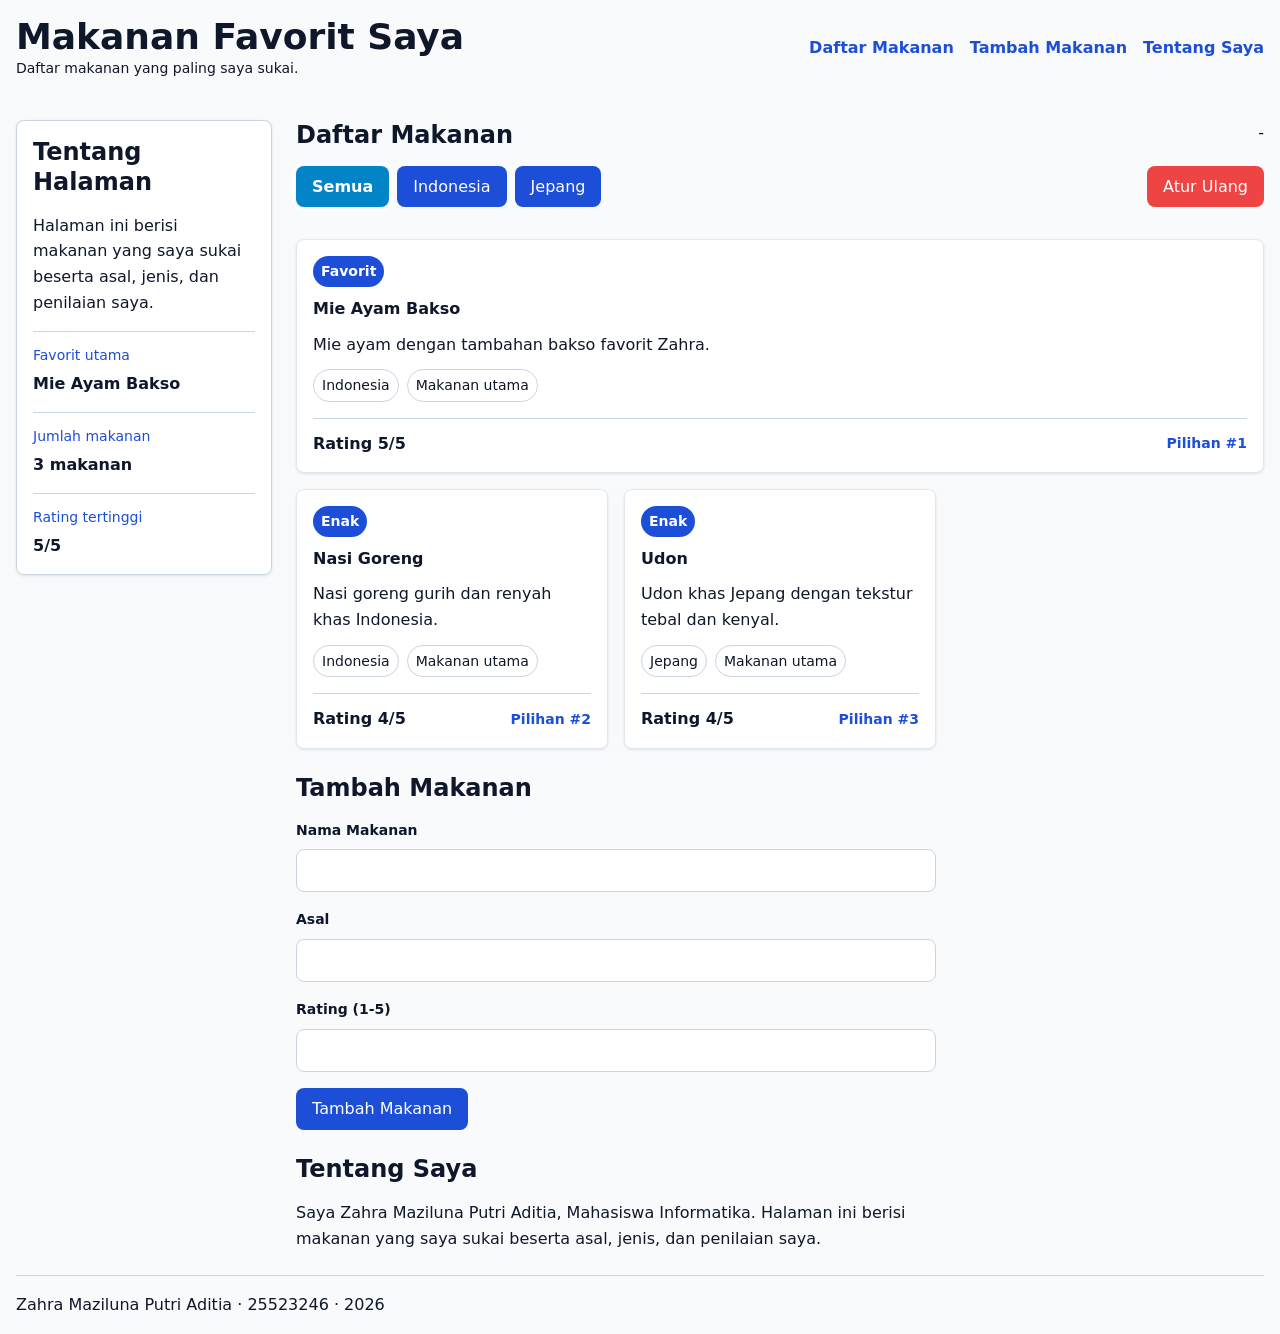
<file: worksheet-p10/profil.html>
<!DOCTYPE html>
<html lang="id">
<head>
  <meta charset="utf-8">
  <meta name="viewport" content="width=device-width, initial-scale=1.0">
  <title>Makanan Favorit Saya</title>
  <link rel="stylesheet" href="tokens.css">
  <link rel="stylesheet" href="base.css">
  <link rel="stylesheet" href="layout.css">
  <link rel="stylesheet" href="komponen.css">
  <link rel="stylesheet" href="tema.css">
  <link rel="stylesheet" href="responsif.css">
</head>
<body>
  <div class="page">
    <header>
      <div class="header-baris">
        <div class="judul-header">
          <h1 id="nama-halaman">Makanan Favorit Saya</h1>
          <p id="deskripsi-header">Daftar makanan yang paling saya sukai.</p>
        </div>
        <nav class="navbar">
          <ul>
            <li><a href="#daftar-makanan">Daftar Makanan</a></li>
            <li><a href="#tambah-makanan">Tambah Makanan</a></li>
            <li><a href="#tentang-saya">Tentang Saya</a></li>
          </ul>
        </nav>
      </div>
    </header>

    <main class="isi">
      <aside class="sisi">
        <div class="panel-samping">
          <h2>Tentang Halaman</h2>
          <p id="deskripsi-halaman">-</p>
          <div class="info-samping">
            <span class="label-info">Favorit utama</span>
            <strong id="favorit-utama">-</strong>
          </div>
          <div class="info-samping">
            <span class="label-info">Jumlah makanan</span>
            <strong id="jumlah-makanan">-</strong>
          </div>
          <div class="info-samping">
            <span class="label-info">Rating tertinggi</span>
            <strong id="rating-tertinggi">-</strong>
          </div>
        </div>
      </aside>

      <div class="konten">
        <section id="daftar-makanan">
          <div class="section-heading">
            <h2>Daftar Makanan</h2>
            <p id="deskripsi-daftar">-</p>
          </div>

          <!-- BARIS FILTER & RESET -->
          <div id="filter" style="margin-bottom: 1rem; display: flex; gap: 0.5rem; align-items: center;">
            <button data-kategori="semua" class="aktif">Semua</button>
            <button data-kategori="Indonesia">Indonesia</button>
            <button data-kategori="Jepang">Jepang</button>
            <button id="btn-reset" style="margin-left: auto; background-color: #ef4444; color: white;">Atur Ulang</button>
          </div>

          <div class="galeri" id="galeri-makanan"></div>
          <p id="pesan-kosong" hidden style="margin-top: 1rem; color: #666;">Tidak ada makanan pada kategori ini.</p>
        </section>

        <section id="tambah-makanan">
          <h2>Tambah Makanan</h2>
          <form id="form-makanan">
            <div class="form-kolom">
              <label for="nama-makanan">Nama Makanan</label>
              <input type="text" id="nama-makanan" required>
              <p class="pesan-galat" id="galat-nama-makanan" style="display:none; color:red;">Nama makanan wajib diisi.</p>
            </div>
            <div class="form-kolom">
              <label for="asal-makanan">Asal</label>
              <input type="text" id="asal-makanan" required>
              <p class="pesan-galat" id="galat-asal-makanan" style="display:none; color:red;">Asal makanan wajib diisi.</p>
            </div>
            <div class="form-kolom">
              <label for="rating">Rating (1-5)</label>
              <input type="number" id="rating" min="1" max="5" required>
              <p class="pesan-galat" id="galat-rating" style="display:none; color:red;">Rating harus 1 - 5.</p>
            </div>
            <button type="submit">Tambah Makanan</button>
          </form>
        </section>

        <section id="tentang-saya">
          <h2>Tentang Saya</h2>
          <p id="tentang-saya-teks">-</p>
        </section>
      </div>
    </main>

    <footer>
      <p id="footer-teks">-</p>
    </footer>
  </div>

  <!-- Cukup 1 baris entry point di profil.html -->
  <script type="module" src="js/app.js"></script>
</body>
</html>
</file>
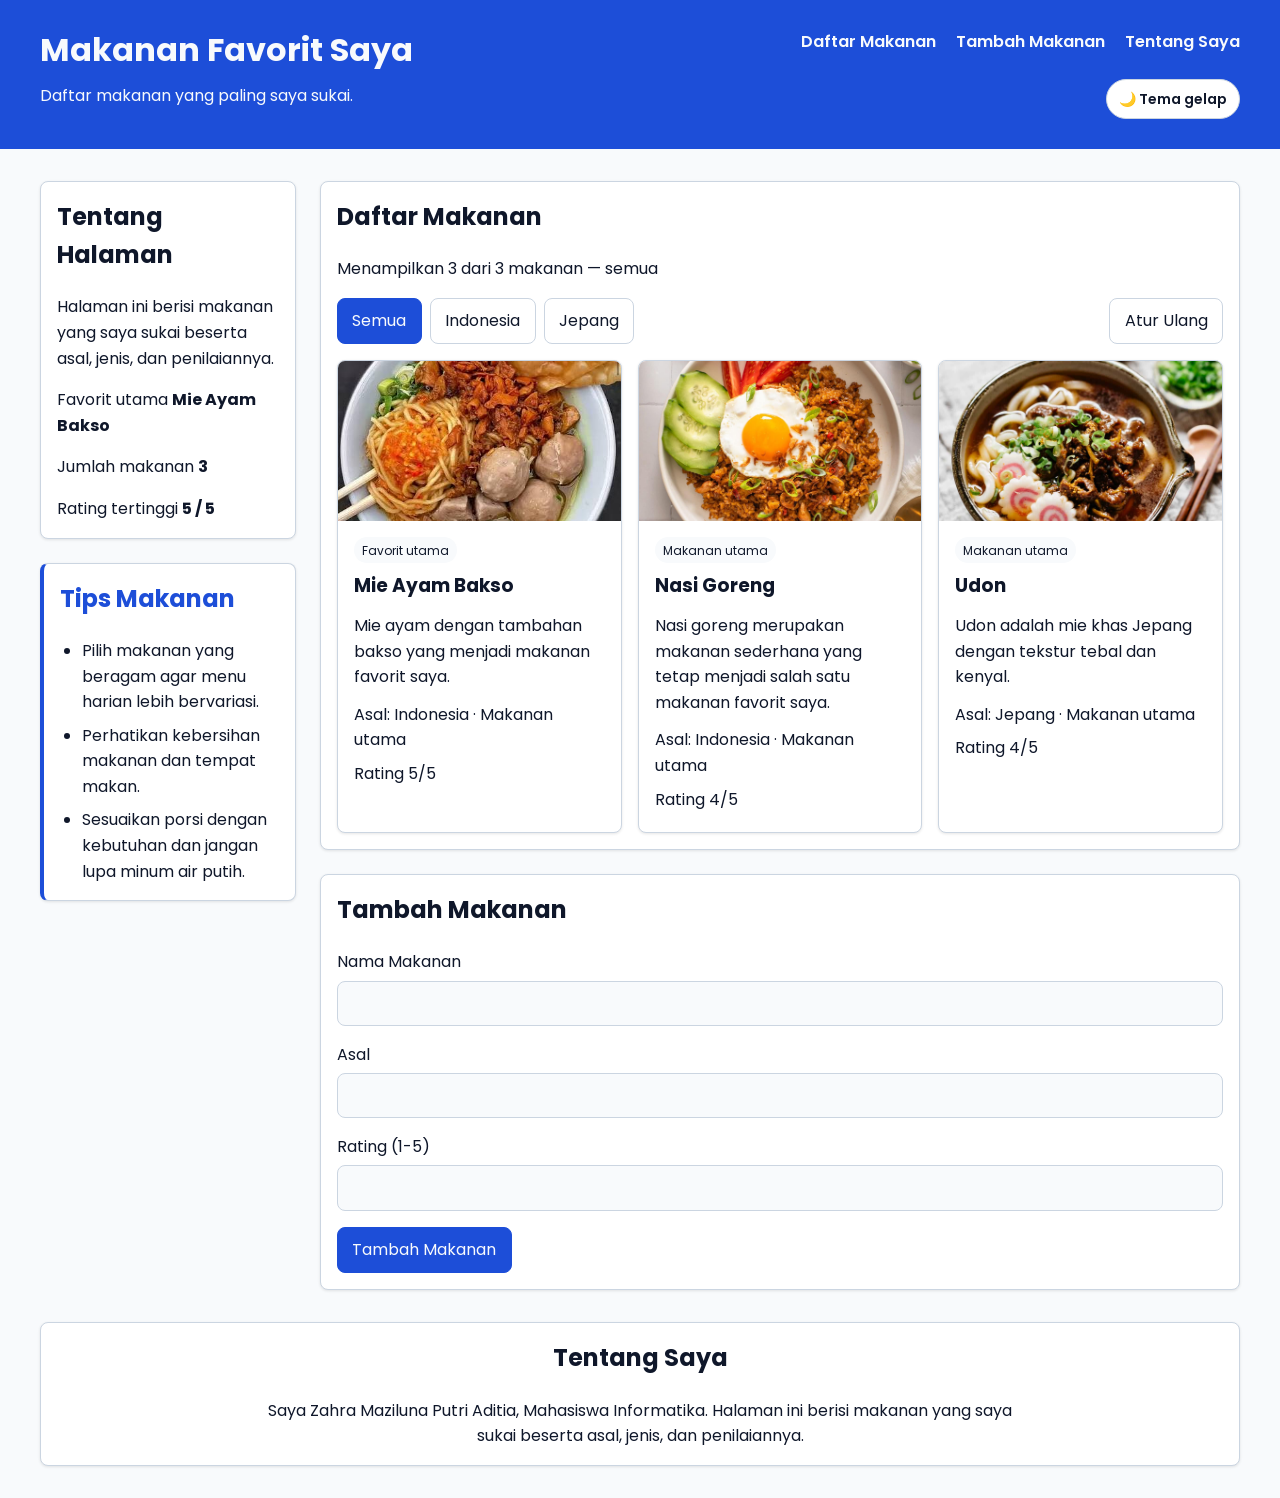
<file: worksheet-p11/profil.html>
<!DOCTYPE html>
<html lang="id">
<head>
  <meta charset="UTF-8">
  <meta name="viewport" content="width=device-width, initial-scale=1.0">
  <title>Makanan Favorit Saya</title>
  <link rel="preconnect" href="https://fonts.googleapis.com">
  <link rel="preconnect" href="https://fonts.gstatic.com" crossorigin>
  <link href="https://fonts.googleapis.com/css2?family=Poppins:wght@400;500;600;700&display=swap" rel="stylesheet">
  <link rel="stylesheet" href="tokens.css">
  <link rel="stylesheet" href="base.css">
  <link rel="stylesheet" href="layout.css">
  <link rel="stylesheet" href="komponen.css">
  <link rel="stylesheet" href="tema.css">
  <link rel="stylesheet" href="responsif.css">
</head>
<body>
  <header class="header">
    <div class="header-inner">
      <div class="judul-header">
        <h1>Makanan Favorit Saya</h1>
        <p>Daftar makanan yang paling saya sukai.</p>
      </div>
      <div class="header-tools">
        <nav class="nav-menu">
          <a href="#daftar-makanan">Daftar Makanan</a>
          <a href="#tambah-makanan">Tambah Makanan</a>
          <a href="#tentang-saya">Tentang Saya</a>
        </nav>
        <div class="pengaturan-tema">
          <input type="checkbox" id="tema" class="pengalih-tema">
          <label for="tema" class="tombol-tema">🌙 Tema gelap</label>
        </div>
      </div>
    </div>
  </header>

  <main class="layout-container">
    <aside class="sidebar-stack">
      <section class="section-card panel-halaman">
        <h2>Tentang Halaman</h2>
        <p id="deskripsi-halaman">Halaman ini berisi makanan yang saya sukai beserta asal, jenis, dan penilaiannya.</p>
        <p>Favorit utama <strong id="stat-favorit">-</strong></p>
        <p>Jumlah makanan <strong id="stat-jumlah">-</strong></p>
        <p>Rating tertinggi <strong id="stat-rating">-</strong></p>
      </section>
      <section id="tips-makanan" class="section-card tips-card">
        <h2>Tips Makanan</h2>
        <ul>
          <li>Pilih makanan yang beragam agar menu harian lebih bervariasi.</li>
          <li>Perhatikan kebersihan makanan dan tempat makan.</li>
          <li>Sesuaikan porsi dengan kebutuhan dan jangan lupa minum air putih.</li>
        </ul>
      </section>
    </aside>

    <div class="main-content">
      <section id="daftar-makanan" class="section-card">
        <h2>Daftar Makanan</h2>
        <p id="info-kategori" aria-live="polite">Memuat daftar makanan...</p>
        <div class="filter-bar" aria-label="Filter makanan">
          <div class="filter-buttons">
            <button type="button" class="btn-filter active" data-kategori="semua" aria-pressed="true">Semua</button>
            <button type="button" class="btn-filter" data-kategori="Indonesia" aria-pressed="false">Indonesia</button>
            <button type="button" class="btn-filter" data-kategori="Jepang" aria-pressed="false">Jepang</button>
          </div>
          <button type="button" id="btn-reset" class="btn-reset">Atur Ulang</button>
        </div>
        <p id="status-makanan" class="status-msg" role="status" hidden></p>
        <div id="makanan-list" class="makanan-grid" aria-live="polite"></div>
      </section>

      <section id="tambah-makanan" class="section-card">
        <h2>Tambah Makanan</h2>
        <form id="form-tambah">
          <div class="form-group">
            <label for="nama">Nama Makanan</label>
            <input type="text" id="nama" required>
          </div>
          <div class="form-group">
            <label for="asal">Asal</label>
            <input type="text" id="asal" required>
          </div>
          <div class="form-group">
            <label for="rating">Rating (1-5)</label>
            <input type="number" id="rating" min="1" max="5" step="0.1" required>
          </div>
          <button type="submit" class="btn-submit">Tambah Makanan</button>
        </form>
      </section>

    </div>
  </main>

  <section id="tentang-saya" class="section-card tentang-saya">
    <h2>Tentang Saya</h2>
    <p id="deskripsi-saya">-</p>
  </section>

  <script type="module" src="js/app.js"></script>
</body>
</html>
</file>
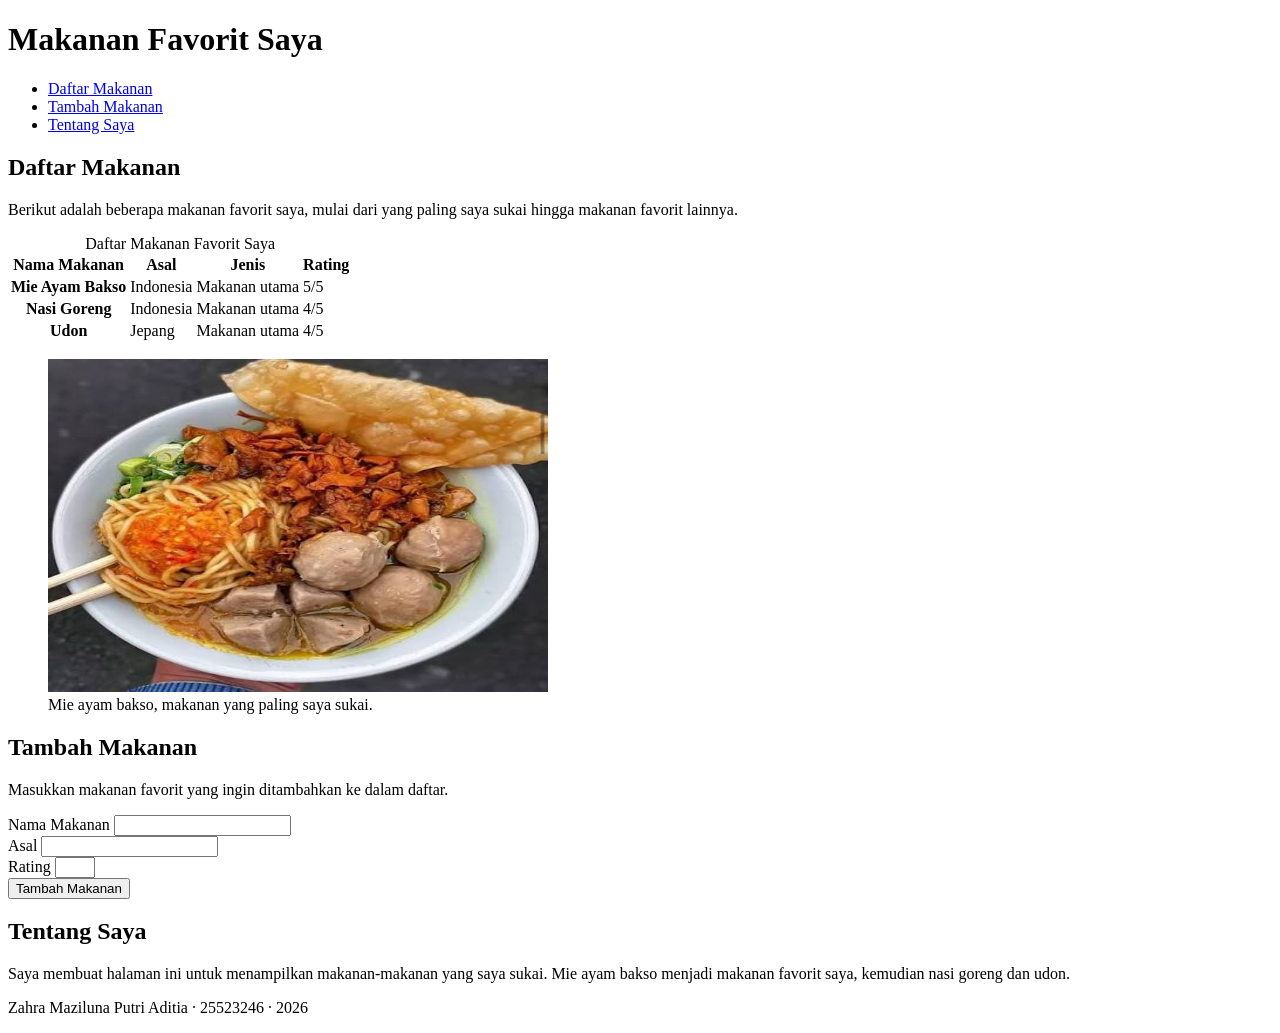
<file: worksheet-p3/profil.html>
<!DOCTYPE html>
<html lang="id">

<head>
    <meta charset="utf-8">
    <meta name="viewport" content="width=device-width, initial-scale=1.0">
    <title>Makanan Favorit Saya</title>
</head>

<body>

    <header>
        <h1>Makanan Favorit Saya</h1>

        <nav aria-label="Navigasi utama">
            <ul>
                <li>
                    <a href="#daftar-makanan">Daftar Makanan</a>
                </li>
                <li>
                    <a href="#tambah-makanan">Tambah Makanan</a>
                </li>
                <li>
                    <a href="#tentang-saya">Tentang Saya</a>
                </li>
            </ul>
        </nav>
    </header>

    <main>

        <section id="daftar-makanan">
            <h2>Daftar Makanan</h2>

            <p>
                Berikut adalah beberapa makanan favorit saya,
                mulai dari yang paling saya sukai hingga makanan
                favorit lainnya.
            </p>

            <table>
                <caption>
                    Daftar Makanan Favorit Saya
                </caption>

                <thead>
                    <tr>
                        <th scope="col">Nama Makanan</th>
                        <th scope="col">Asal</th>
                        <th scope="col">Jenis</th>
                        <th scope="col">Rating</th>
                    </tr>
                </thead>

                <tbody>
                    <tr>
                        <th scope="row">Mie Ayam Bakso</th>
                        <td>Indonesia</td>
                        <td>Makanan utama</td>
                        <td>5/5</td>
                    </tr>

                    <tr>
                        <th scope="row">Nasi Goreng</th>
                        <td>Indonesia</td>
                        <td>Makanan utama</td>
                        <td>4/5</td>
                    </tr>

                    <tr>
                        <th scope="row">Udon</th>
                        <td>Jepang</td>
                        <td>Makanan utama</td>
                        <td>4/5</td>
                    </tr>
                </tbody>
            </table>

            <figure>
                <img
                    src="makanan-favorit.jpg"
                    alt="Semangkuk mie ayam bakso dengan bakso, mie, dan pelengkap"
                    width="500"
                    height="333"
                    loading="lazy"
                >

                <figcaption>
                    Mie ayam bakso, makanan yang paling saya sukai.
                </figcaption>
            </figure>

        </section>

        <section id="tambah-makanan">
            <h2>Tambah Makanan</h2>

            <p>
                Masukkan makanan favorit yang ingin ditambahkan
                ke dalam daftar.
            </p>

            <form>

                <div>
                    <label for="nama-makanan">
                        Nama Makanan
                    </label>

                    <input
                        type="text"
                        id="nama-makanan"
                        name="nama-makanan"
                        required
                    >
                </div>

                <div>
                    <label for="asal-makanan">
                        Asal
                    </label>

                    <input
                        type="text"
                        id="asal-makanan"
                        name="asal-makanan"
                        required
                    >
                </div>

                <div>
                    <label for="rating">
                        Rating
                    </label>

                    <input
                        type="number"
                        id="rating"
                        name="rating"
                        min="1"
                        max="5"
                        required
                    >
                </div>

                <button type="submit">
                    Tambah Makanan
                </button>

            </form>

        </section>

        <section id="tentang-saya">
            <h2>Tentang Saya</h2>

            <p>
                Saya membuat halaman ini untuk menampilkan
                makanan-makanan yang saya sukai. Mie ayam bakso
                menjadi makanan favorit saya, kemudian nasi goreng
                dan udon.
            </p>

        </section>

    </main>

    <footer>
        <p>
            Zahra Maziluna Putri Aditia · 25523246 · 2026
        </p>
    </footer>

</body>

</html>
</file>
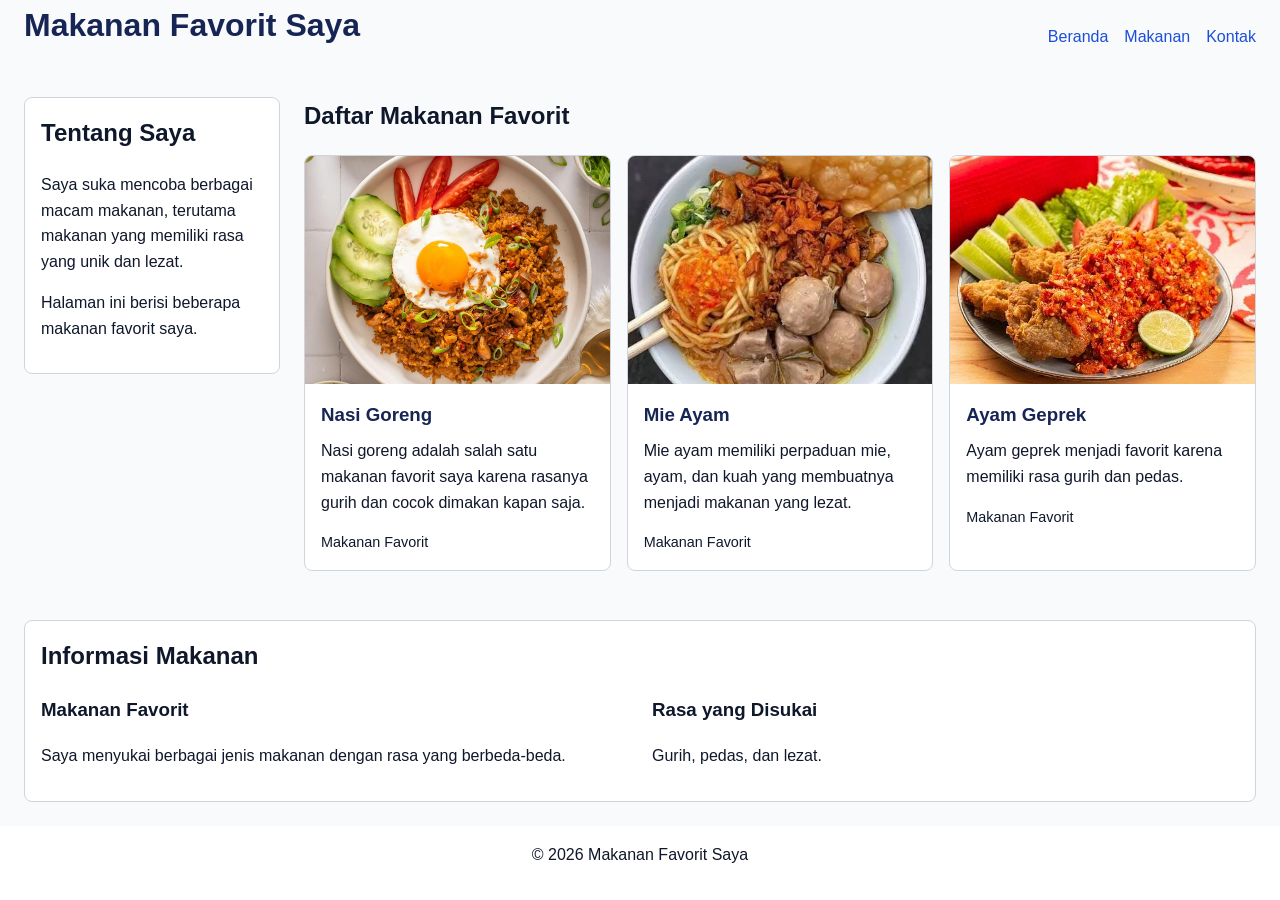
<file: worksheet-p4/profil.html>
<!DOCTYPE html>
<html lang="id">

<head>
    <meta charset="UTF-8">
    <meta name="viewport" content="width=device-width, initial-scale=1.0">

    <title>Makanan Favorit Saya</title>

    <link rel="stylesheet" href="tokens.css">
    <link rel="stylesheet" href="base.css">
    <link rel="stylesheet" href="layout.css">
    <link rel="stylesheet" href="komponen.css">
    <link rel="stylesheet" href="tema.css">
</head>

<body>

<div class="page">

    <!-- HEADER -->
    <header class="navbar">

        <h1 class="navbar__judul">
            Makanan Favorit Saya
        </h1>

        <nav class="navbar__menu">
            <a href="#">Beranda</a>
            <a href="#makanan">Makanan</a>
            <a href="#kontak">Kontak</a>
        </nav>

    </header>


    <!-- ISI HALAMAN -->
    <main class="isi">

        <!-- SIDEBAR -->
        <aside class="sisi">

            <section class="tentang">

                <h2>Tentang Saya</h2>

                <p>
                    Saya suka mencoba berbagai macam makanan,
                    terutama makanan yang memiliki rasa yang unik
                    dan lezat.
                </p>

                <p>
                    Halaman ini berisi beberapa makanan favorit saya.
                </p>

            </section>

        </aside>


        <!-- KONTEN UTAMA -->
        <section class="utama" id="makanan">

            <h2>Daftar Makanan Favorit</h2>

            <div class="galeri">

                <!-- NASI GORENG -->
                <article class="kartu">

                    <img
                        class="kartu__gambar"
                        src="nasi goreng.jpg"
                        alt="Nasi Goreng"
                    >

                    <div class="kartu__isi">

                        <h3 class="kartu__judul">
                            Nasi Goreng
                        </h3>

                        <p>
                            Nasi goreng adalah salah satu makanan
                            favorit saya karena rasanya gurih dan
                            cocok dimakan kapan saja.
                        </p>

                    </div>

                    <div class="kartu__kaki">
                        <span>Makanan Favorit</span>
                    </div>

                </article>


                <!-- MIE AYAM -->
                <article class="kartu">

                    <img
                        class="kartu__gambar"
                        src="makanan-favorit.jpg"
                        alt="Mie Ayam"
                    >

                    <div class="kartu__isi">

                        <h3 class="kartu__judul">
                            Mie Ayam
                        </h3>

                        <p>
                            Mie ayam memiliki perpaduan mie, ayam,
                            dan kuah yang membuatnya menjadi makanan
                            yang lezat.
                        </p>

                    </div>

                    <div class="kartu__kaki">
                        <span>Makanan Favorit</span>
                    </div>

                </article>


                <!-- AYAM GEPREK -->
                <article class="kartu">

                    <img
                        class="kartu__gambar"
                        src="ayam geprek.jpg"
                        alt="Ayam Geprek"
                    >

                    <div class="kartu__isi">

                        <h3 class="kartu__judul">
                            Ayam Geprek
                        </h3>

                        <p>
                            Ayam geprek menjadi favorit karena
                            memiliki rasa gurih dan pedas.
                        </p>

                    </div>

                    <div class="kartu__kaki">
                        <span>Makanan Favorit</span>
                    </div>

                </article>

            </div>

        </section>


        <!-- SOROTAN -->
        <section class="sorotan">

            <h2>Informasi Makanan</h2>

            <div class="informasi">

                <div>
                    <h3>Makanan Favorit</h3>

                    <p>
                        Saya menyukai berbagai jenis makanan
                        dengan rasa yang berbeda-beda.
                    </p>
                </div>

                <div>
                    <h3>Rasa yang Disukai</h3>

                    <p>
                        Gurih, pedas, dan lezat.
                    </p>
                </div>

            </div>

        </section>

    </main>


    <!-- FOOTER -->
    <footer class="footer" id="kontak">

        <p>
            &copy; 2026 Makanan Favorit Saya
        </p>

    </footer>

</div>

</body>
</html>
</file>
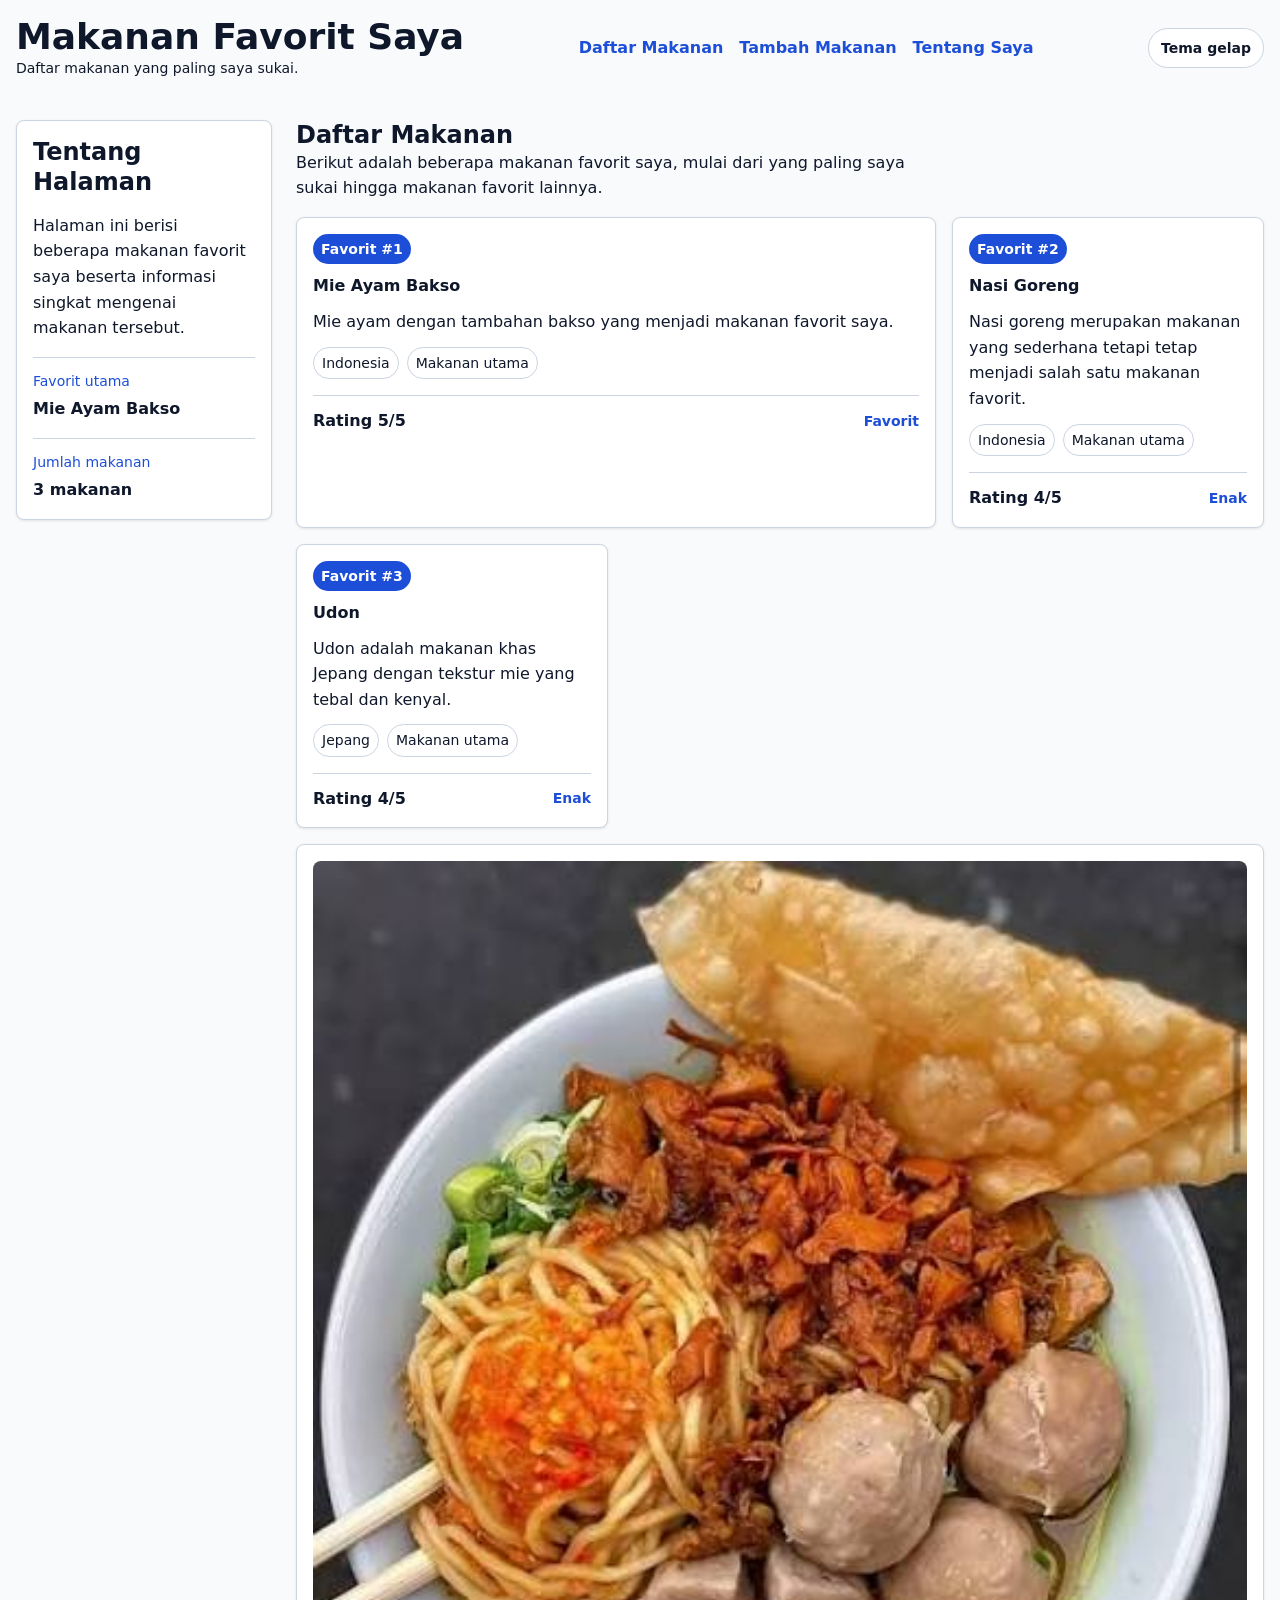
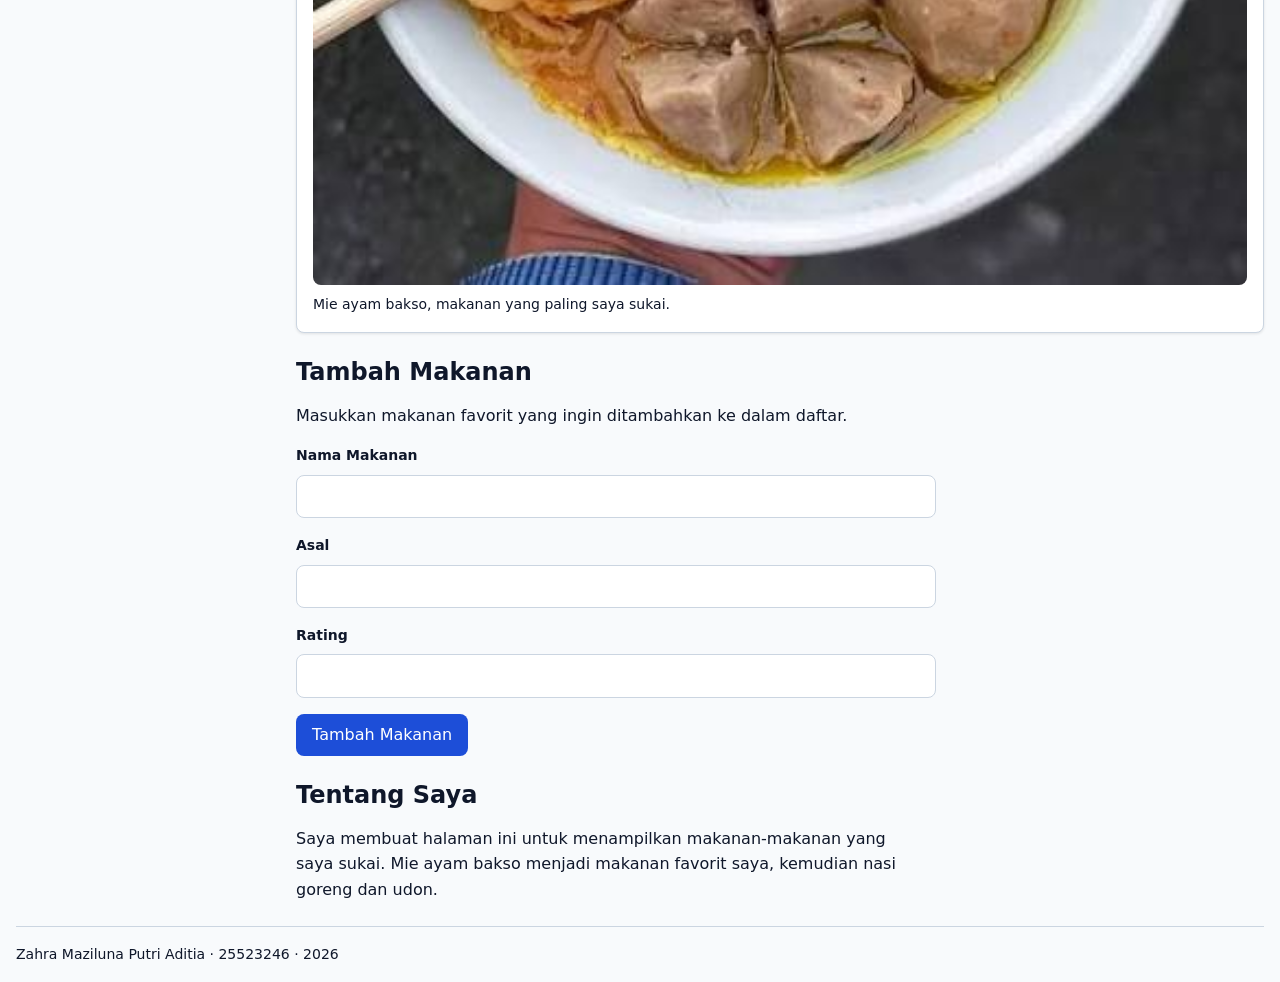
<file: worksheet-p5/profil.html>
<!DOCTYPE html>
<html lang="id">
<head>
  <meta charset="utf-8">
  <meta name="viewport" content="width=device-width, initial-scale=1.0">

  <title>Makanan Favorit Saya</title>

  <link rel="stylesheet" href="tokens.css">
  <link rel="stylesheet" href="base.css">
  <link rel="stylesheet" href="layout.css">
  <link rel="stylesheet" href="komponen.css">
  <link rel="stylesheet" href="tema.css">
</head>

<body>

  <div class="page">

    <!-- HEADER -->
    <header>
      <div class="header-baris">

        <div class="judul-header">
          <h1>Makanan Favorit Saya</h1>
          <p>Daftar makanan yang paling saya sukai.</p>
        </div>

        <nav class="navbar" aria-label="Navigasi utama">
          <ul>
            <li><a href="#daftar-makanan">Daftar Makanan</a></li>
            <li><a href="#tambah-makanan">Tambah Makanan</a></li>
            <li><a href="#tentang-saya">Tentang Saya</a></li>
          </ul>
        </nav>

        <div class="pengaturan-tema">
          <input
            type="checkbox"
            id="tema"
            class="pengalih-tema"
          >
          <label for="tema" class="tombol-tema">
            Tema gelap
          </label>
        </div>

      </div>
    </header>


    <!-- ISI UTAMA -->
    <main class="isi">

      <!-- SIDEBAR -->
      <aside class="sisi">

        <div class="panel-samping">
          <h2>Tentang Halaman</h2>

          <p>
            Halaman ini berisi beberapa makanan favorit
            saya beserta informasi singkat mengenai
            makanan tersebut.
          </p>

          <div class="info-samping">
            <span class="label-info">Favorit utama</span>
            <strong>Mie Ayam Bakso</strong>
          </div>

          <div class="info-samping">
            <span class="label-info">Jumlah makanan</span>
            <strong>3 makanan</strong>
          </div>
        </div>

      </aside>


      <!-- KONTEN -->
      <div class="konten">

        <!-- DAFTAR MAKANAN -->
        <section id="daftar-makanan">

          <div class="section-heading">
            <div>
              <h2>Daftar Makanan</h2>

              <p>
                Berikut adalah beberapa makanan favorit saya,
                mulai dari yang paling saya sukai hingga
                makanan favorit lainnya.
              </p>
            </div>
          </div>


          <!-- GALERI KARTU -->
          <div class="galeri">

            <!-- KARTU UTAMA -->
            <article class="kartu sorotan">

              <div class="kartu__isi">

                <span class="badge">
                  Favorit #1
                </span>

                <h3 class="kartu__judul">
                  Mie Ayam Bakso
                </h3>

                <p>
                  Mie ayam dengan tambahan bakso yang menjadi
                  makanan favorit saya.
                </p>

                <div class="kartu__detail">
                  <span>Indonesia</span>
                  <span>Makanan utama</span>
                </div>

              </div>

              <div class="kartu__kaki">
                <strong>Rating 5/5</strong>
                <span>Favorit</span>
              </div>

            </article>


            <!-- KARTU 2 -->
            <article class="kartu">

              <div class="kartu__isi">

                <span class="badge">
                  Favorit #2
                </span>

                <h3 class="kartu__judul">
                  Nasi Goreng
                </h3>

                <p>
                  Nasi goreng merupakan makanan yang sederhana
                  tetapi tetap menjadi salah satu makanan favorit.
                </p>

                <div class="kartu__detail">
                  <span>Indonesia</span>
                  <span>Makanan utama</span>
                </div>

              </div>

              <div class="kartu__kaki">
                <strong>Rating 4/5</strong>
                <span>Enak</span>
              </div>

            </article>


            <!-- KARTU 3 -->
            <article class="kartu">

              <div class="kartu__isi">

                <span class="badge">
                  Favorit #3
                </span>

                <h3 class="kartu__judul">
                  Udon
                </h3>

                <p>
                  Udon adalah makanan khas Jepang dengan
                  tekstur mie yang tebal dan kenyal.
                </p>

                <div class="kartu__detail">
                  <span>Jepang</span>
                  <span>Makanan utama</span>
                </div>

              </div>

              <div class="kartu__kaki">
                <strong>Rating 4/5</strong>
                <span>Enak</span>
              </div>

            </article>

          </div>


          <!-- GAMBAR -->
          <figure class="gambar-makanan">

            <img
              src="makanan-favorit.jpg"
              alt="Semangkuk mie ayam bakso dengan bakso, mie, dan pelengkap"
              width="500"
              height="333"
              loading="lazy"
            >

            <figcaption>
              Mie ayam bakso, makanan yang paling saya sukai.
            </figcaption>

          </figure>

        </section>


        <!-- FORM -->
        <section id="tambah-makanan">

          <h2>Tambah Makanan</h2>

          <p>
            Masukkan makanan favorit yang ingin ditambahkan
            ke dalam daftar.
          </p>

          <form>

            <div class="form-kolom">

              <label for="nama-makanan">
                Nama Makanan
              </label>

              <input
                type="text"
                id="nama-makanan"
                name="nama-makanan"
                required
              >

              <p class="pesan-galat">
                Nama makanan wajib diisi.
              </p>

            </div>


            <div class="form-kolom">

              <label for="asal-makanan">
                Asal
              </label>

              <input
                type="text"
                id="asal-makanan"
                name="asal-makanan"
                required
              >

              <p class="pesan-galat">
                Asal makanan wajib diisi.
              </p>

            </div>


            <div class="form-kolom">

              <label for="rating">
                Rating
              </label>

              <input
                type="number"
                id="rating"
                name="rating"
                min="1"
                max="5"
                required
              >

              <p class="pesan-galat">
                Rating harus diisi antara 1 sampai 5.
              </p>

            </div>


            <button type="submit">
              Tambah Makanan
            </button>

          </form>

        </section>


        <!-- TENTANG SAYA -->
        <section id="tentang-saya">

          <h2>Tentang Saya</h2>

          <p>
            Saya membuat halaman ini untuk menampilkan
            makanan-makanan yang saya sukai. Mie ayam bakso
            menjadi makanan favorit saya, kemudian nasi goreng
            dan udon.
          </p>

        </section>

      </div>

    </main>


    <!-- FOOTER -->
    <footer>
      <p>
        Zahra Maziluna Putri Aditia · 25523246 · 2026
      </p>
    </footer>

  </div>

</body>
</html>
</file>
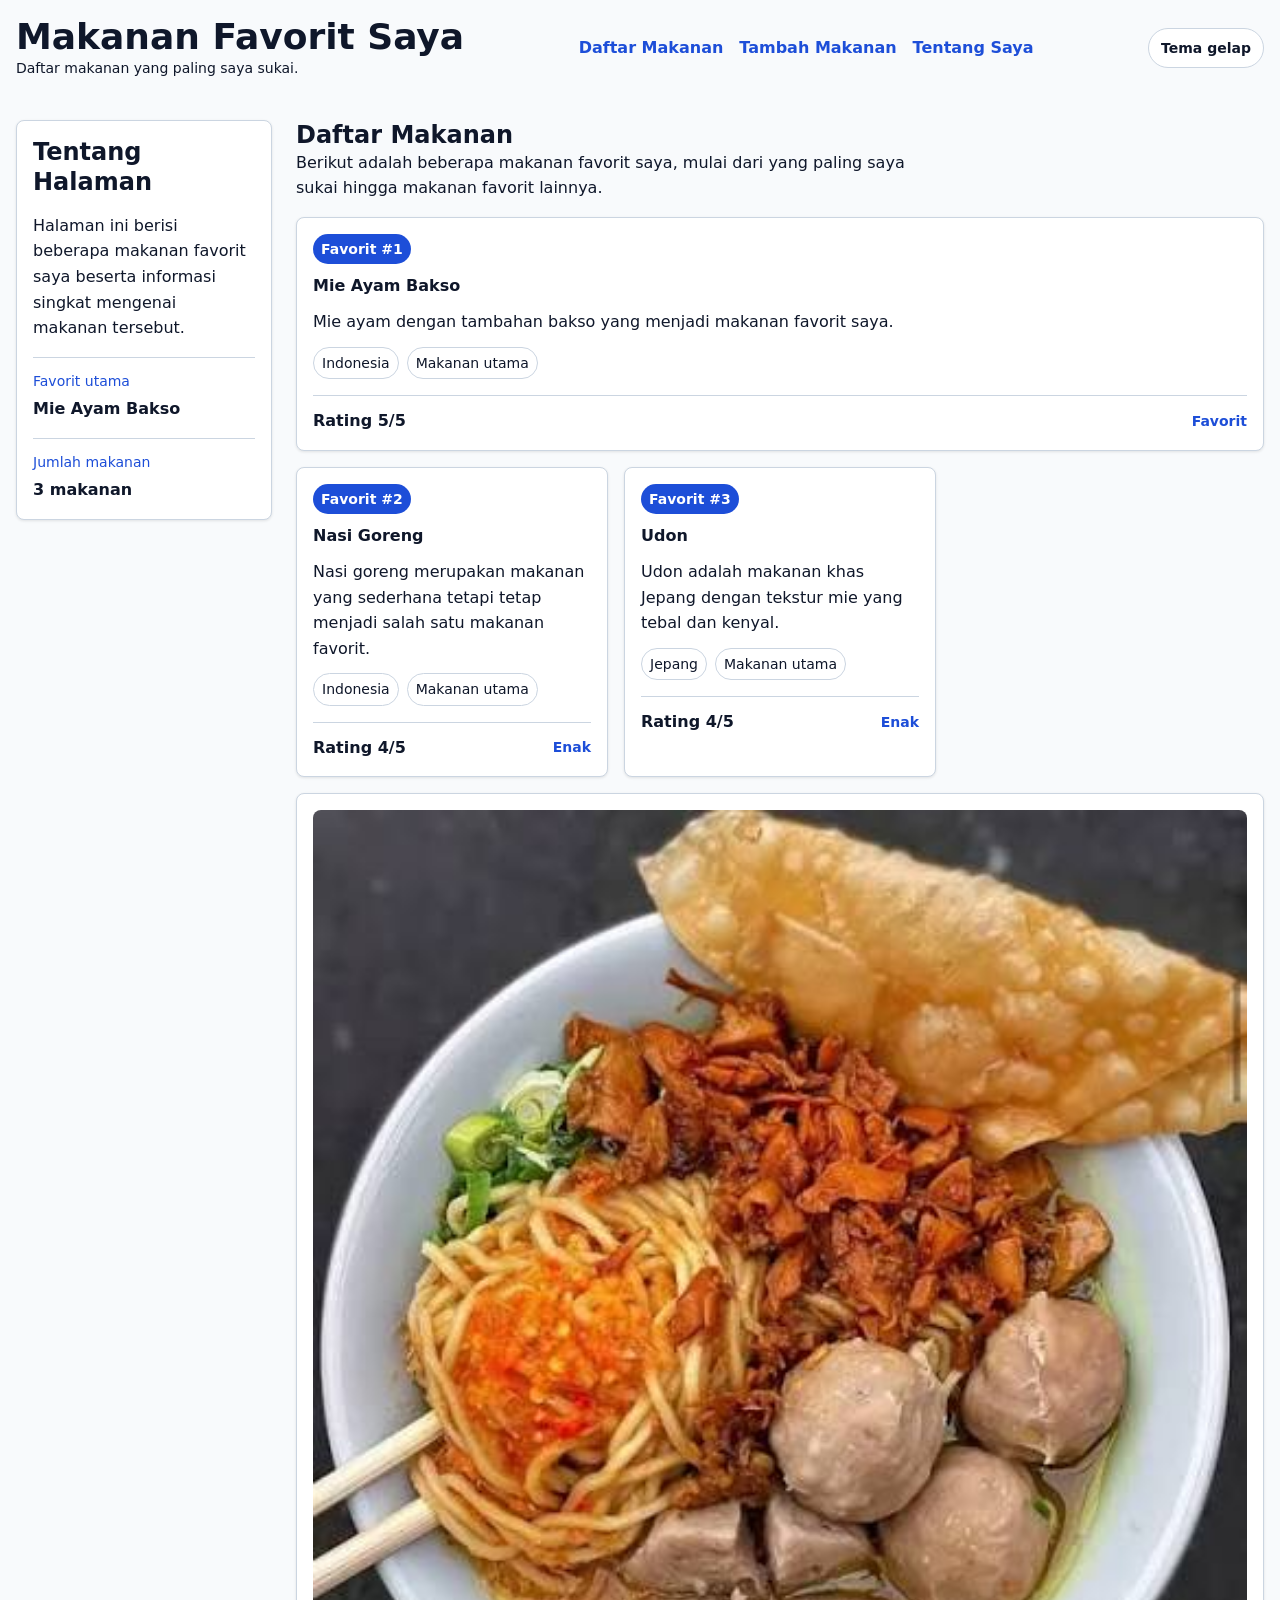
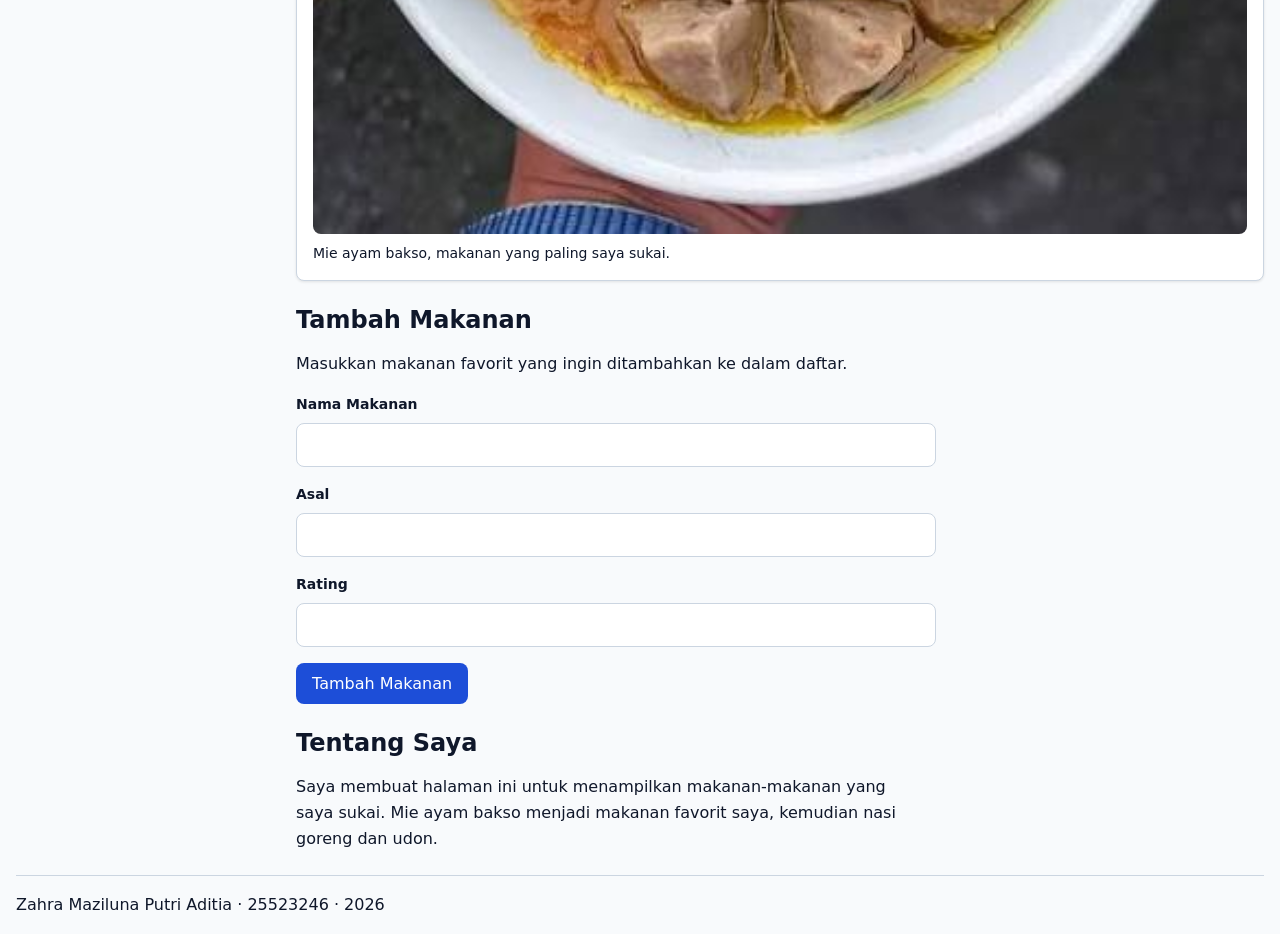
<file: worksheet-p6/profil.html>
<!DOCTYPE html>
<html lang="id">
<head>
  <meta charset="utf-8">
  <meta name="viewport" content="width=device-width, initial-scale=1.0">

  <title>Makanan Favorit Saya</title>

  <!-- Tautan berkas CSS berurutan -->
  <link rel="stylesheet" href="tokens.css">
  <link rel="stylesheet" href="base.css">
  <link rel="stylesheet" href="layout.css">
  <link rel="stylesheet" href="komponen.css">
  <link rel="stylesheet" href="tema.css">
  <link rel="stylesheet" href="responsif.css">
</head>

<body>

  <div class="page">

    <!-- HEADER -->
    <header>
      <div class="header-baris">

        <div class="judul-header">
          <h1>Makanan Favorit Saya</h1>
          <p>Daftar makanan yang paling saya sukai.</p>
        </div>

        <nav class="navbar" aria-label="Navigasi utama">
          <ul>
            <li><a href="#daftar-makanan">Daftar Makanan</a></li>
            <li><a href="#tambah-makanan">Tambah Makanan</a></li>
            <li><a href="#tentang-saya">Tentang Saya</a></li>
          </ul>
        </nav>

        <div class="pengaturan-tema">
          <input
            type="checkbox"
            id="tema"
            class="pengalih-tema"
          >
          <label for="tema" class="tombol-tema">
            Tema gelap
          </label>
        </div>

      </div>
    </header>


    <!-- ISI UTAMA -->
    <main class="isi">

      <!-- SIDEBAR -->
      <aside class="sisi">

        <div class="panel-samping">
          <h2>Tentang Halaman</h2>

          <p>
            Halaman ini berisi beberapa makanan favorit
            saya beserta informasi singkat mengenai
            makanan tersebut.
          </p>

          <div class="info-samping">
            <span class="label-info">Favorit utama</span>
            <strong>Mie Ayam Bakso</strong>
          </div>

          <div class="info-samping">
            <span class="label-info">Jumlah makanan</span>
            <strong>3 makanan</strong>
          </div>
        </div>

      </aside>


      <!-- KONTEN UTAMA -->
      <div class="konten">

        <!-- DAFTAR MAKANAN -->
        <section id="daftar-makanan">

          <div class="section-heading">
            <div>
              <h2>Daftar Makanan</h2>

              <p>
                Berikut adalah beberapa makanan favorit saya,
                mulai dari yang paling saya sukai hingga
                makanan favorit lainnya.
              </p>
            </div>
          </div>


          <!-- GALERI KARTU -->
          <div class="galeri">

            <!-- KARTU UTAMA -->
            <article class="kartu sorotan">

              <div class="kartu__isi">

                <span class="badge">
                  Favorit #1
                </span>

                <h3 class="kartu__judul">
                  Mie Ayam Bakso
                </h3>

                <p>
                  Mie ayam dengan tambahan bakso yang menjadi
                  makanan favorit saya.
                </p>

                <div class="kartu__detail">
                  <span>Indonesia</span>
                  <span>Makanan utama</span>
                </div>

              </div>

              <div class="kartu__kaki">
                <strong>Rating 5/5</strong>
                <span>Favorit</span>
              </div>

            </article>


            <!-- KARTU 2 -->
            <article class="kartu">

              <div class="kartu__isi">

                <span class="badge">
                  Favorit #2
                </span>

                <h3 class="kartu__judul">
                  Nasi Goreng
                </h3>

                <p>
                  Nasi goreng merupakan makanan yang sederhana
                  tetapi tetap menjadi salah satu makanan favorit.
                </p>

                <div class="kartu__detail">
                  <span>Indonesia</span>
                  <span>Makanan utama</span>
                </div>

              </div>

              <div class="kartu__kaki">
                <strong>Rating 4/5</strong>
                <span>Enak</span>
              </div>

            </article>


            <!-- KARTU 3 -->
            <article class="kartu">

              <div class="kartu__isi">

                <span class="badge">
                  Favorit #3
                </span>

                <h3 class="kartu__judul">
                  Udon
                </h3>

                <p>
                  Udon adalah makanan khas Jepang dengan
                  tekstur mie yang tebal dan kenyal.
                </p>

                <div class="kartu__detail">
                  <span>Jepang</span>
                  <span>Makanan utama</span>
                </div>

              </div>

              <div class="kartu__kaki">
                <strong>Rating 4/5</strong>
                <span>Enak</span>
              </div>

            </article>

          </div>


          <!-- GAMBAR MAKANAN -->
          <figure class="gambar-makanan">

            <img
              src="makanan-favorit.jpg"
              alt="Semangkuk mie ayam bakso dengan bakso, mie, dan pelengkap"
              width="500"
              height="333"
              loading="lazy"
            >

            <figcaption>
              Mie ayam bakso, makanan yang paling saya sukai.
            </figcaption>

          </figure>

        </section>


        <!-- FORM TAMBAH MAKANAN -->
        <section id="tambah-makanan">

          <h2>Tambah Makanan</h2>

          <p>
            Masukkan makanan favorit yang ingin ditambahkan
            ke dalam daftar.
          </p>

          <form>

            <div class="form-kolom">

              <label for="nama-makanan">
                Nama Makanan
              </label>

              <input
                type="text"
                id="nama-makanan"
                name="nama-makanan"
                required
              >

              <p class="pesan-galat">
                Nama makanan wajib diisi.
              </p>

            </div>


            <div class="form-kolom">

              <label for="asal-makanan">
                Asal
              </label>

              <input
                type="text"
                id="asal-makanan"
                name="asal-makanan"
                required
              >

              <p class="pesan-galat">
                Asal makanan wajib diisi.
              </p>

            </div>


            <div class="form-kolom">

              <label for="rating">
                Rating
              </label>

              <input
                type="number"
                id="rating"
                name="rating"
                min="1"
                max="5"
                required
              >

              <p class="pesan-galat">
                Rating harus diisi antara 1 sampai 5.
              </p>

            </div>


            <button type="submit">
              Tambah Makanan
            </button>

          </form>

        </section>


        <!-- TENTANG SAYA -->
        <section id="tentang-saya">

          <h2>Tentang Saya</h2>

          <p>
            Saya membuat halaman ini untuk menampilkan
            makanan-makanan yang saya sukai. Mie ayam bakso
            menjadi makanan favorit saya, kemudian nasi goreng
            dan udon.
          </p>

        </section>

      </div>

    </main>


    <!-- FOOTER -->
    <footer>
      <p>
        Zahra Maziluna Putri Aditia · 25523246 · 2026
      </p>
    </footer>

  </div>

</body>
</html>
</file>
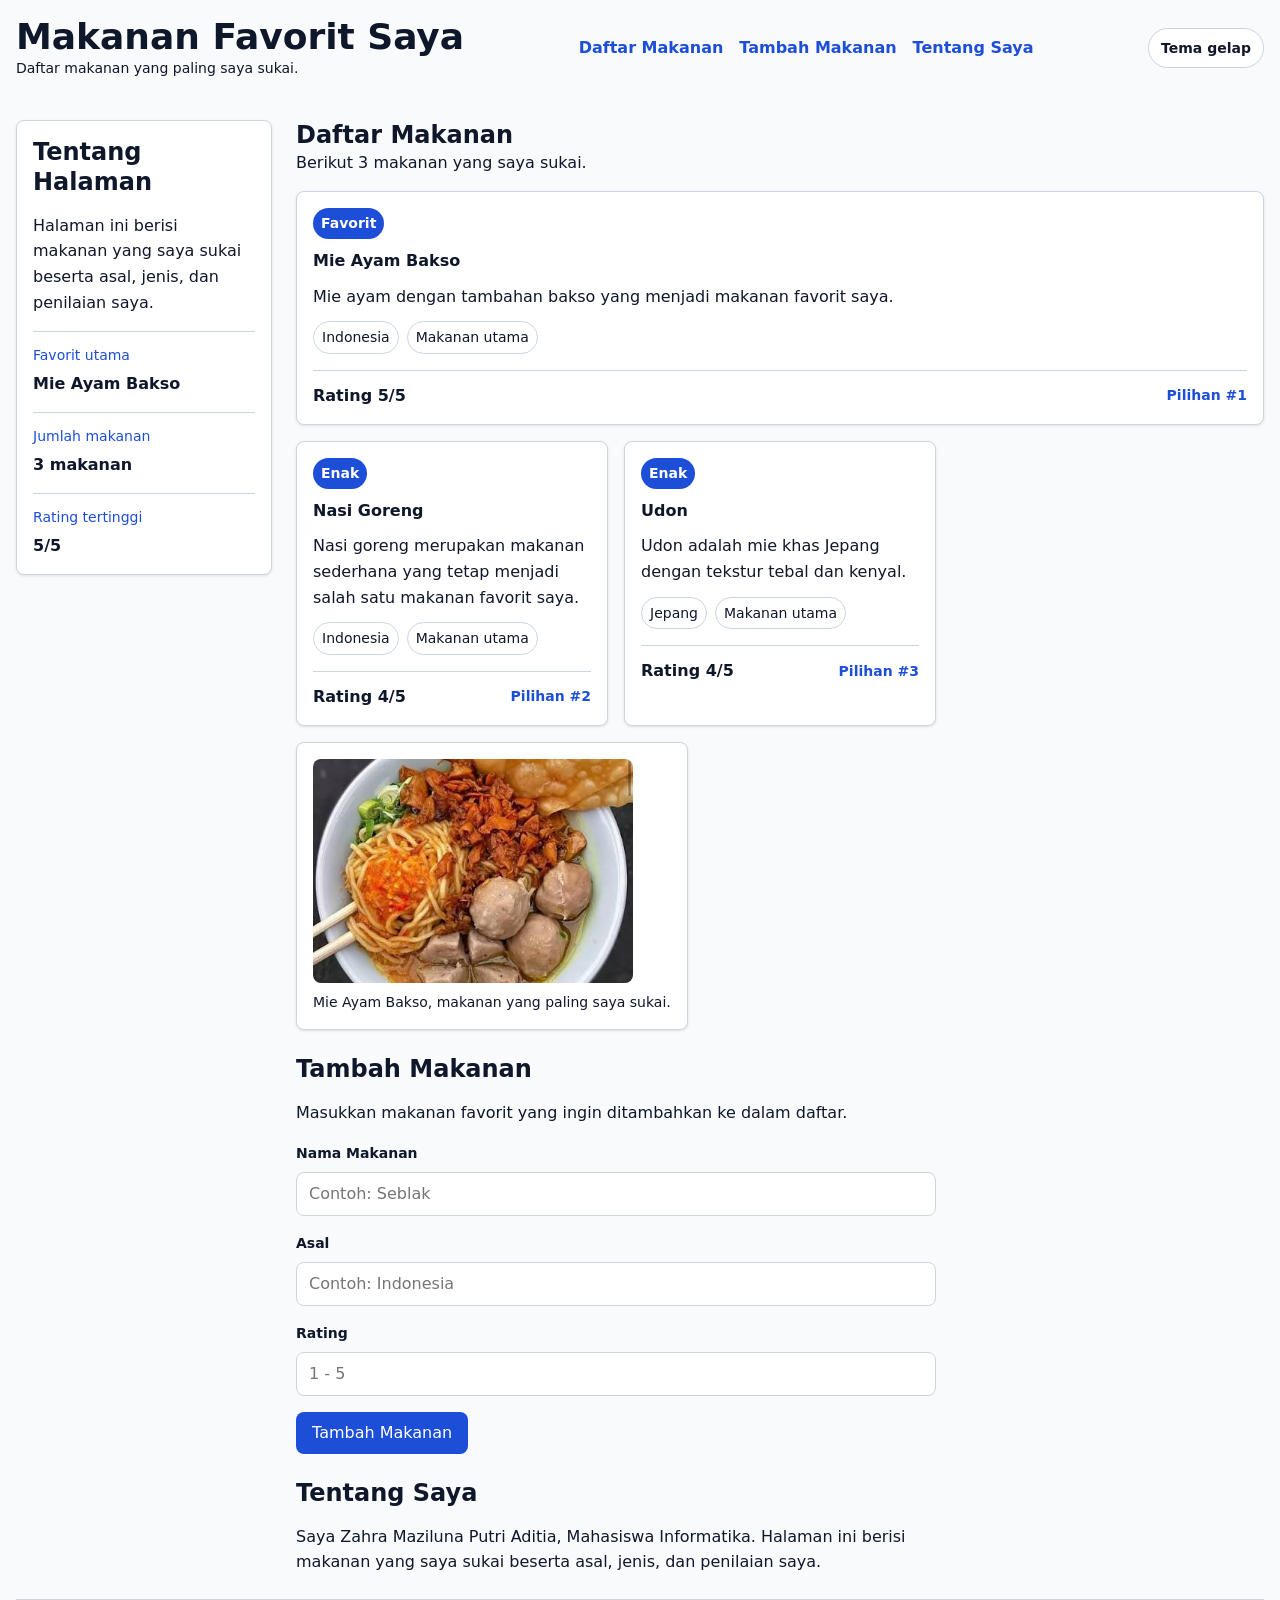
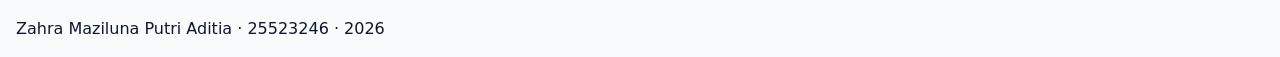
<file: worksheet-p8/profil.html>
<!DOCTYPE html>
<html lang="id">

<head>
  <meta charset="utf-8">
  <meta
    name="viewport"
    content="width=device-width, initial-scale=1.0"
  >

  <meta
    name="description"
    content="Daftar makanan favorit Zahra beserta asal, jenis, dan rating."
  >

  <title>Makanan Favorit Saya</title>

  <link rel="stylesheet" href="tokens.css">
  <link rel="stylesheet" href="base.css">
  <link rel="stylesheet" href="layout.css">
  <link rel="stylesheet" href="komponen.css">
  <link rel="stylesheet" href="tema.css">
  <link rel="stylesheet" href="responsif.css">
</head>

<body>

  <div class="page">

    <!-- =========================
         HEADER
         ========================= -->

    <header>

      <div class="header-baris">

        <div class="judul-header">

          <h1 id="nama-halaman">
            Makanan Favorit Saya
          </h1>

          <p id="deskripsi-header">
            Daftar makanan yang paling saya sukai.
          </p>

        </div>


        <nav
          class="navbar"
          aria-label="Navigasi utama"
        >

          <ul>

            <li>
              <a href="#daftar-makanan">
                Daftar Makanan
              </a>
            </li>

            <li>
              <a href="#tambah-makanan">
                Tambah Makanan
              </a>
            </li>

            <li>
              <a href="#tentang-saya">
                Tentang Saya
              </a>
            </li>

          </ul>

        </nav>


        <!-- TEMA TERANG / GELAP -->

        <div class="pengaturan-tema">

          <input
            type="checkbox"
            id="tema"
            class="pengalih-tema"
          >

          <label
            for="tema"
            class="tombol-tema"
          >
            Tema gelap
          </label>

        </div>

      </div>

    </header>


    <!-- =========================
         MAIN
         ========================= -->

    <main class="isi">


      <!-- =========================
           SIDEBAR
           ========================= -->

      <aside
        class="sisi"
        aria-labelledby="judul-samping"
      >

        <div class="panel-samping">

          <h2 id="judul-samping">Tentang Halaman</h2>

          <p id="deskripsi-halaman">
            Halaman makanan favorit saya.
          </p>


          <div class="info-samping">

            <span class="label-info">
              Favorit utama
            </span>

            <strong
              id="favorit-utama"
              aria-live="polite"
            >
              -
            </strong>

          </div>


          <div class="info-samping">

            <span class="label-info">
              Jumlah makanan
            </span>

            <strong
              id="jumlah-makanan"
              aria-live="polite"
            >
              -
            </strong>

          </div>


          <div class="info-samping">

            <span class="label-info">
              Rating tertinggi
            </span>

            <strong
              id="rating-tertinggi"
              aria-live="polite"
            >
              -
            </strong>

          </div>

        </div>

      </aside>


      <!-- =========================
           KONTEN
           ========================= -->

      <div class="konten">


        <!-- =========================
             DAFTAR MAKANAN
             ========================= -->

        <section
          id="daftar-makanan"
          aria-labelledby="judul-daftar"
        >

          <div class="section-heading">

            <div>

              <h2 id="judul-daftar">
                Daftar Makanan
              </h2>

              <p id="deskripsi-daftar">
                Makanan yang saya sukai.
              </p>

            </div>

          </div>


          <!--
            KOSONGKAN GALERI.

            Semua kartu makanan akan dibuat
            oleh JavaScript.
          -->

          <div
            class="galeri"
            id="galeri-makanan"
            aria-live="polite"
            aria-relevant="additions text"
          ></div>


          <!-- =========================
               GAMBAR
               ========================= -->

          <figure class="gambar-makanan">

            <img
              src="makanan-favorit.jpg"
              alt="Semangkuk mie ayam bakso"
              width="500"
              height="333"
              loading="lazy"
            >

            <figcaption id="caption-gambar">
              Mie ayam bakso, makanan yang paling saya sukai.
            </figcaption>

          </figure>

        </section>


        <!-- =========================
             TAMBAH MAKANAN
             ========================= -->

        <section
          id="tambah-makanan"
          aria-labelledby="judul-form"
        >

          <h2 id="judul-form">
            Tambah Makanan
          </h2>

          <p>
            Masukkan makanan favorit yang ingin
            ditambahkan ke dalam daftar.
          </p>


          <form
            id="form-makanan"
            aria-labelledby="judul-form"
          >

            <div class="form-kolom">

              <label for="nama-makanan">
                Nama Makanan
              </label>

              <input
                type="text"
                id="nama-makanan"
                name="nama-makanan"
                placeholder="Contoh: Seblak"
                aria-describedby="galat-nama-makanan"
                required
              >

              <p
                class="pesan-galat"
                id="galat-nama-makanan"
              >
                Nama makanan wajib diisi.
              </p>

            </div>


            <div class="form-kolom">

              <label for="asal-makanan">
                Asal
              </label>

              <input
                type="text"
                id="asal-makanan"
                name="asal-makanan"
                placeholder="Contoh: Indonesia"
                aria-describedby="galat-asal-makanan"
                required
              >

              <p
                class="pesan-galat"
                id="galat-asal-makanan"
              >
                Asal makanan wajib diisi.
              </p>

            </div>


            <div class="form-kolom">

              <label for="rating">
                Rating
              </label>

              <input
                type="number"
                id="rating"
                name="rating"
                min="1"
                max="5"
                step="1"
                placeholder="1 - 5"
                aria-describedby="galat-rating"
                required
              >

              <p
                class="pesan-galat"
                id="galat-rating"
              >
                Rating harus diisi antara 1 sampai 5.
              </p>

            </div>


            <button type="submit">
              Tambah Makanan
            </button>

          </form>

        </section>


        <!-- =========================
             TENTANG SAYA
             ========================= -->

        <section
          id="tentang-saya"
          aria-labelledby="judul-tentang-saya"
        >

          <h2 id="judul-tentang-saya">
            Tentang Saya
          </h2>

          <p id="tentang-saya-teks">
            -
          </p>

        </section>

      </div>

    </main>


    <!-- =========================
         FOOTER
         ========================= -->

    <footer>

      <p id="footer-teks">
        -
      </p>

    </footer>

  </div>


  <!--
    WS8:
    SCRIPT MODULE HANYA SATU KALI
    DAN BERADA SEBELUM </body>
  -->

  <script
    type="module"
    src="js/app.js"
  ></script>

</body>

</html>
</file>
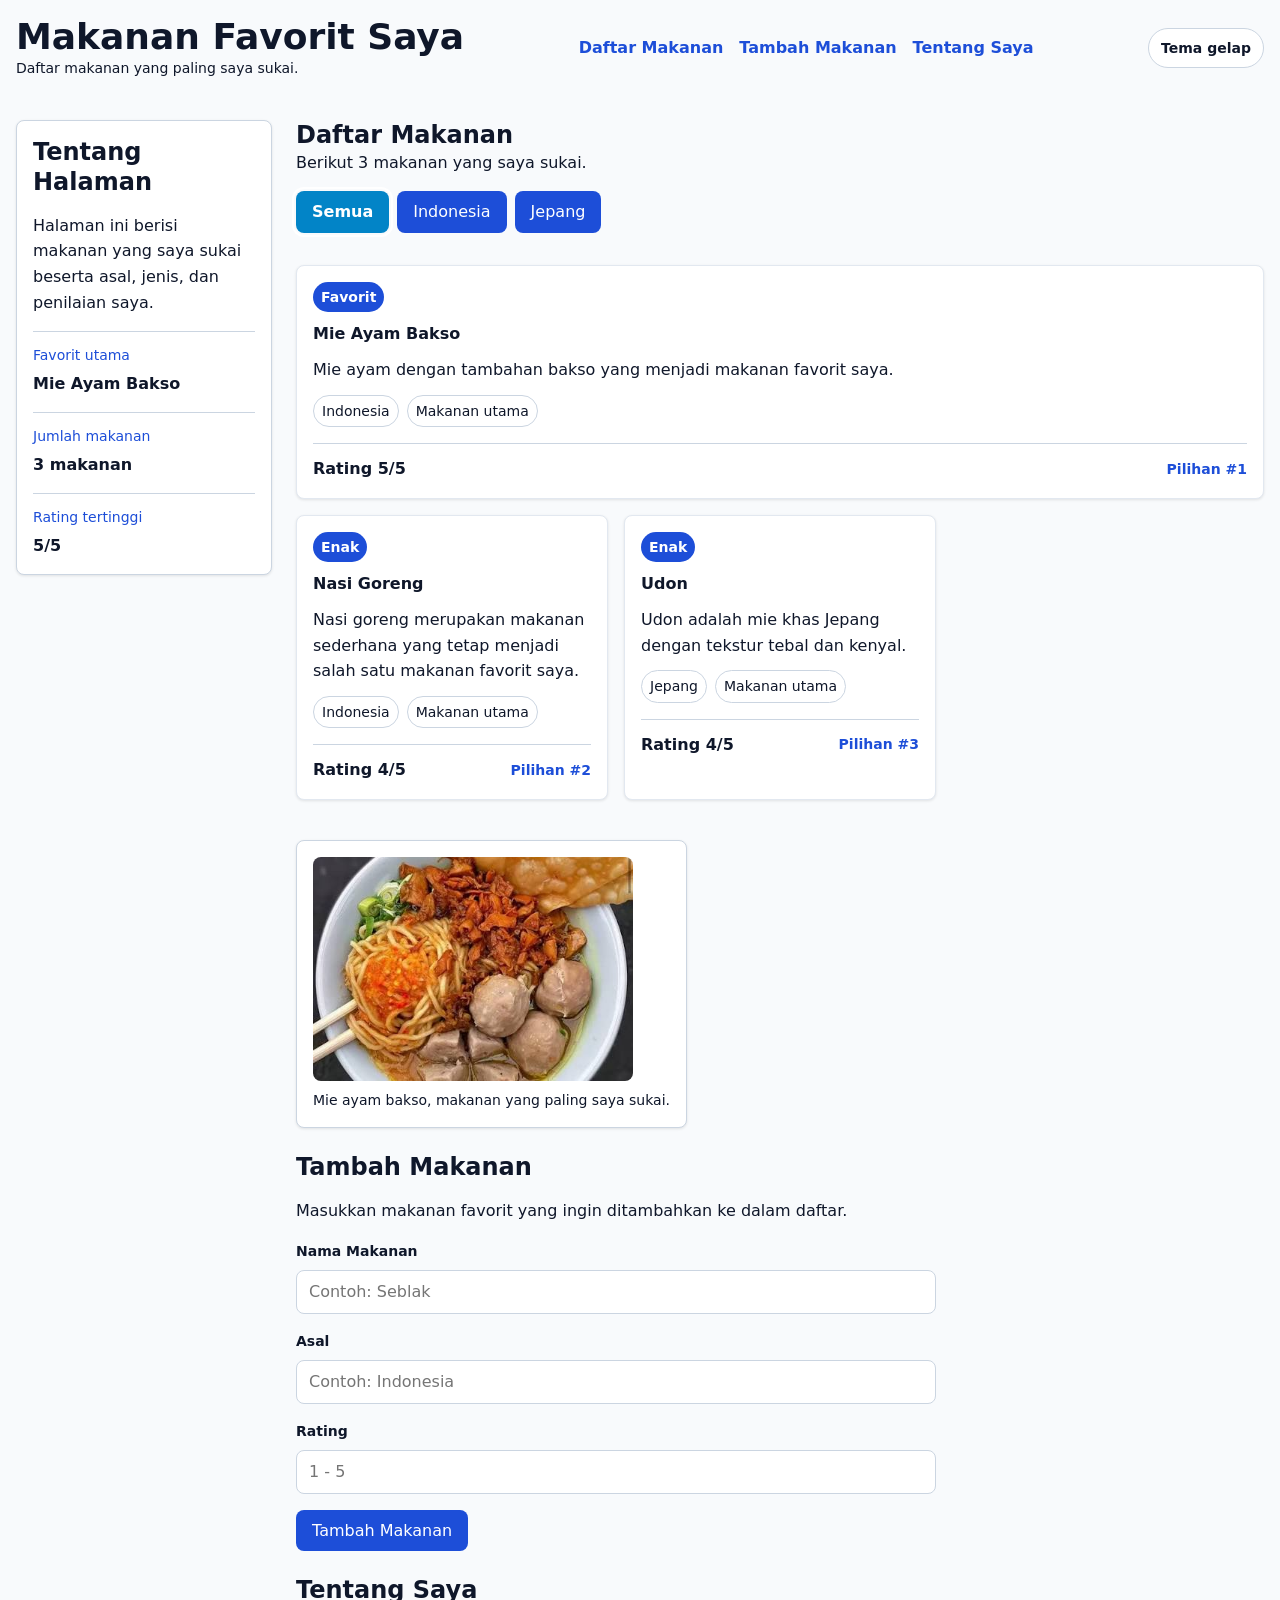
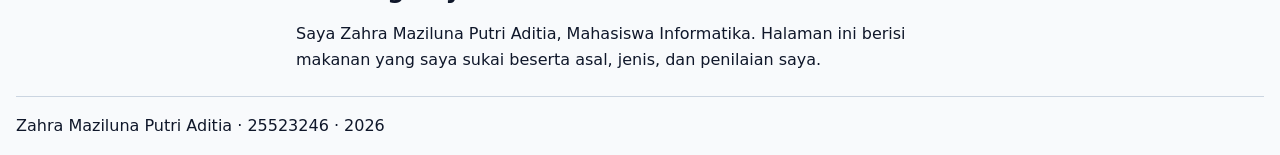
<file: worksheet-p9/profil.html>
<!DOCTYPE html>
<html lang="id">

<head>
  <meta charset="utf-8">
  <meta name="viewport" content="width=device-width, initial-scale=1.0">
  <meta name="description" content="Daftar makanan favorit Zahra beserta asal, jenis, dan rating.">
  <title>Makanan Favorit Saya</title>

  <link rel="stylesheet" href="tokens.css">
  <link rel="stylesheet" href="base.css">
  <link rel="stylesheet" href="layout.css">
  <link rel="stylesheet" href="komponen.css">
  <link rel="stylesheet" href="tema.css">
  <link rel="stylesheet" href="responsif.css">
</head>

<body>

  <div class="page">

    <!-- HEADER -->
    <header>
      <div class="header-baris">
        <div class="judul-header">
          <h1 id="nama-halaman">Makanan Favorit Saya</h1>
          <p id="deskripsi-header">Daftar makanan yang paling saya sukai.</p>
        </div>

        <nav class="navbar" aria-label="Navigasi utama">
          <ul>
            <li><a href="#daftar-makanan">Daftar Makanan</a></li>
            <li><a href="#tambah-makanan">Tambah Makanan</a></li>
            <li><a href="#tentang-saya">Tentang Saya</a></li>
          </ul>
        </nav>

        <div class="pengaturan-tema">
          <input type="checkbox" id="tema" class="pengalih-tema">
          <label for="tema" class="tombol-tema">Tema gelap</label>
        </div>
      </div>
    </header>

    <!-- MAIN -->
    <main class="isi">

      <!-- SIDEBAR -->
      <aside class="sisi" aria-labelledby="judul-samping">
        <div class="panel-samping">
          <h2 id="judul-samping">Tentang Halaman</h2>
          <p id="deskripsi-halaman">Halaman makanan favorit saya.</p>

          <div class="info-samping">
            <span class="label-info">Favorit utama</span>
            <strong id="favorit-utama" aria-live="polite">-</strong>
          </div>

          <div class="info-samping">
            <span class="label-info">Jumlah makanan</span>
            <strong id="jumlah-makanan" aria-live="polite">-</strong>
          </div>

          <div class="info-samping">
            <span class="label-info">Rating tertinggi</span>
            <strong id="rating-tertinggi" aria-live="polite">-</strong>
          </div>
        </div>
      </aside>

      <!-- KONTEN -->
      <div class="konten">

        <!-- DAFTAR MAKANAN -->
        <section id="daftar-makanan" aria-labelledby="judul-daftar">
          <div class="section-heading">
            <div>
              <h2 id="judul-daftar">Daftar Makanan</h2>
              <p id="deskripsi-daftar">Makanan yang saya sukai.</p>
            </div>
          </div>

          <!-- TOMBOL FILTER P9 -->
          <div id="filter" style="margin-bottom: 1rem; display: flex; gap: 0.5rem;">
            <button data-kategori="semua" class="aktif">Semua</button>
            <button data-kategori="Indonesia">Indonesia</button>
            <button data-kategori="Jepang">Jepang</button>
          </div>

          <!-- WADAH GALERI MAKANAN -->
          <div class="galeri" id="galeri-makanan" aria-live="polite"></div>
          <p id="pesan-kosong" hidden style="margin-top: 1rem; color: #666;">Tidak ada makanan pada kategori ini.</p>

          <!-- GAMBAR -->
          <figure class="gambar-makanan" style="margin-top: 1.5rem;">
            <img src="makanan-favorit.jpg" alt="Semangkuk mie ayam bakso" width="500" height="333" loading="lazy">
            <figcaption id="caption-gambar">Mie ayam bakso, makanan yang paling saya sukai.</figcaption>
          </figure>
        </section>

        <!-- TAMBAH MAKANAN -->
        <section id="tambah-makanan" aria-labelledby="judul-form">
          <h2 id="judul-form">Tambah Makanan</h2>
          <p>Masukkan makanan favorit yang ingin ditambahkan ke dalam daftar.</p>

          <form id="form-makanan" aria-labelledby="judul-form">
            <div class="form-kolom">
              <label for="nama-makanan">Nama Makanan</label>
              <input type="text" id="nama-makanan" name="nama-makanan" placeholder="Contoh: Seblak" required>
              <p class="pesan-galat" id="galat-nama-makanan" style="display:none; color:red; margin-top:0.25rem;">Nama makanan wajib diisi.</p>
            </div>

            <div class="form-kolom">
              <label for="asal-makanan">Asal</label>
              <input type="text" id="asal-makanan" name="asal-makanan" placeholder="Contoh: Indonesia" required>
              <p class="pesan-galat" id="galat-asal-makanan" style="display:none; color:red; margin-top:0.25rem;">Asal makanan wajib diisi.</p>
            </div>

            <div class="form-kolom">
              <label for="rating">Rating</label>
              <input type="number" id="rating" name="rating" min="1" max="5" step="1" placeholder="1 - 5" required>
              <p class="pesan-galat" id="galat-rating" style="display:none; color:red; margin-top:0.25rem;">Rating harus diisi antara 1 sampai 5.</p>
            </div>

            <button type="submit">Tambah Makanan</button>
          </form>
        </section>

        <!-- TENTANG SAYA -->
        <section id="tentang-saya" aria-labelledby="judul-tentang-saya">
          <h2 id="judul-tentang-saya">Tentang Saya</h2>
          <p id="tentang-saya-teks">-</p>
        </section>

      </div>

    </main>

    <!-- FOOTER -->
    <footer>
      <p id="footer-teks">-</p>
    </footer>

  </div>

  <!-- SCRIPT MODUL P9 -->
  <script type="module" src="js/app.js"></script>
  <script type="module" src="js/dom.js"></script>

</body>

</html>
</file>
<file: worksheet-p10/tokens.css>
:root {
  --blue-700: #1D3A8C;
  --blue-500: #2563EB;

  --gray-50: #F8FAFC;
  --gray-900: #0F172A;

  --space-1: 0.25rem;
  --space-2: 0.5rem;
  --space-3: 0.75rem;
  --space-4: 1rem;
  --space-6: 1.5rem;

  --radius-md: 0.5rem;
  --radius-full: 999px;

  --shadow-1: 0 1px 3px rgba(0, 0, 0, .10);

  --text-sm: 0.875rem;
  --text-md: 1rem;
  --text-xl: 1.5rem;
  --text-3xl: 2.25rem;
}

:root {
  --color-bg: #F8FAFC;
  --color-fg: #0F172A;
  --color-surface: #FFFFFF;
  --color-border: #CBD5E1;
  --color-primary: #1D4ED8;
  --color-danger: #B00020;
  --color-focus: #2563EB;

  --card-pad: var(--space-4);
  --section-gap: var(--space-6);
}
</file>
<file: worksheet-p10/base.css>
*,
*::before,
*::after {
  box-sizing: border-box;
}

* {
  margin: 0;
}

html {
  font-size: 100%;
}

body {
  font-family: system-ui, "Segoe UI", Roboto, sans-serif;
  font-size: var(--text-md);
  line-height: 1.6;
  color: var(--color-fg);
  background: var(--color-bg);
}

img {
  max-width: 100%;
  height: auto;
  display: block;
}

h1 {
  font-size: var(--text-3xl);
  line-height: 1.15;
}

h2 {
  font-size: var(--text-xl);
  line-height: 1.25;
}

h3 {
  font-size: var(--text-md);
  line-height: 1.3;
}

p {
  max-width: 60ch;
}

a {
  color: var(--color-primary);
}
</file>
<file: worksheet-p10/layout.css>
/* =========================
   KERANGKA HALAMAN P5
   ========================= */

.page {
  display: grid;
  grid-template-rows: auto 1fr auto;
  min-height: 100dvh;
  padding-inline: var(--space-4);
}


/* =========================
   HEADER
   ========================= */

header {
  padding-block: var(--space-4);
}

.header-baris {
  display: flex;
  align-items: center;
  justify-content: space-between;
  gap: var(--space-4);
  flex-wrap: wrap;
}

.judul-header {
  min-width: 0;
}

.judul-header p {
  font-size: var(--text-sm);
}


/* =========================
   NAVBAR — FLEXBOX
   ========================= */

.navbar {
  display: flex;
  gap: var(--space-4);
  align-items: center;
}

.navbar ul {
  display: flex;
  align-items: center;
  gap: var(--space-4);
  list-style: none;
  padding: 0;
  flex-wrap: wrap;
}

.navbar a {
  color: var(--color-primary);
  text-decoration: none;
  font-weight: 600;
}

.navbar a:hover {
  text-decoration: underline;
}


/* =========================
   TEMA
   ========================= */

.pengaturan-tema {
  display: flex;
  align-items: center;
}


/* =========================
   ISI — GRID 2 KOLOM
   ========================= */

.isi {
  display: grid;
  grid-template-columns: 16rem minmax(0, 1fr);
  gap: var(--space-6);
  min-width: 0;
  padding-block: var(--space-6);
}


/* =========================
   SIDEBAR
   ========================= */

.sisi {
  min-width: 0;
}

.panel-samping {
  background: var(--color-surface);
  border: 1px solid var(--color-border);
  border-radius: var(--radius-md);
  box-shadow: var(--shadow-1);
  padding: var(--card-pad);

  display: flex;
  flex-direction: column;
  gap: var(--space-4);
}

.panel-samping h2 {
  font-size: var(--text-xl);
}

.info-samping {
  display: flex;
  flex-direction: column;
  gap: var(--space-1);
  padding-top: var(--space-3);
  border-top: 1px solid var(--color-border);
}

.label-info {
  font-size: var(--text-sm);
  color: var(--color-primary);
}


/* =========================
   KONTEN
   ========================= */

.konten {
  min-width: 0;

  display: flex;
  flex-direction: column;
  gap: var(--section-gap);
}

section {
  display: flex;
  flex-direction: column;
  gap: var(--space-4);
  min-width: 0;
}

.section-heading {
  display: flex;
  align-items: flex-start;
  justify-content: space-between;
  gap: var(--space-4);
}


/* =========================
   GALERI P5 — GRID ADAPTIF
   ========================= */

.galeri {
  display: grid;
  grid-template-columns:
    repeat(auto-fit, minmax(16rem, 1fr));
  gap: var(--space-4);
}


/* =========================
   FOOTER
   ========================= */

footer {
  padding-block: var(--space-4);
  border-top: 1px solid var(--color-border);
  font-size: var(--text-sm);
}


/* =========================
   RESPONSIVE
   ========================= */

@media (max-width: 52rem) {
  .isi {
    grid-template-columns: 1fr;
  }

  .sisi {
    order: -1;
  }
}

@media (max-width: 40rem) {
  .page {
    padding-inline: var(--space-3);
  }

  .header-baris {
    align-items: flex-start;
  }

  .navbar {
    width: 100%;
  }

  .navbar ul {
    width: 100%;
    gap: var(--space-2) var(--space-4);
  }
}
</file>
<file: worksheet-p10/komponen.css>
/* =========================
   KARTU
   ========================= */

.kartu {
  min-width: 0;
  min-height: 14rem;

  display: grid;
  align-content: start;
  gap: var(--space-4);

  background: var(--color-surface);
  border: 1px solid var(--color-border);
  border-radius: var(--radius-md);
  box-shadow: var(--shadow-1);

  padding: var(--card-pad);
}

.kartu__isi {
  min-width: 0;

  display: flex;
  flex-direction: column;
  gap: var(--space-3);
}

.kartu__judul {
  overflow-wrap: anywhere;
}

.kartu__kaki {
  display: flex;
  align-items: center;
  justify-content: space-between;
  gap: var(--space-2);

  margin-top: auto;
  padding-top: var(--space-3);

  border-top: 1px solid var(--color-border);
}

.kartu__kaki span {
  color: var(--color-primary);
  font-size: var(--text-sm);
  font-weight: 600;
}

.kartu__detail {
  display: flex;
  flex-wrap: wrap;
  gap: var(--space-2);
}

.kartu__detail span {
  padding: var(--space-1) var(--space-2);
  border-radius: var(--radius-full);
  border: 1px solid var(--color-border);
  font-size: var(--text-sm);
}

.badge {
  width: fit-content;

  padding: var(--space-1) var(--space-2);

  border-radius: var(--radius-full);

  background: var(--color-primary);
  color: var(--color-surface);

  font-size: var(--text-sm);
  font-weight: 600;
}


/* =========================
   SPAN P5
   ========================= */

.sorotan {
  grid-column: span 2;
}

/* =========================
   GAMBAR MAKANAN
   ========================= */

.gambar-makanan {
  width: fit-content;
  max-width: 100%;

  display: flex;
  flex-direction: column;
  gap: var(--space-2);

  margin: 0;

  background: var(--color-surface);
  border: 1px solid var(--color-border);
  border-radius: var(--radius-md);

  padding: var(--card-pad);
  box-shadow: var(--shadow-1);
}

.gambar-makanan img {
  display: block;

  width: 20rem;
  max-width: 100%;
  height: 14rem;

  object-fit: cover;

  border-radius: var(--radius-md);
}

.gambar-makanan figcaption {
  font-size: var(--text-sm);
}

/* =========================
   FORM
   ========================= */

form {
  display: flex;
  flex-direction: column;
  gap: var(--space-4);

  max-width: 40rem;
}

.form-kolom {
  display: flex;
  flex-direction: column;
  gap: var(--space-2);
}

label {
  font-size: var(--text-sm);
  font-weight: 600;
}

input,
select,
textarea {
  width: 100%;

  font: inherit;

  padding: var(--space-2) var(--space-3);

  border: 1px solid var(--color-border);
  border-radius: var(--radius-md);

  background: var(--color-surface);
  color: var(--color-fg);
}

textarea {
  min-height: 8rem;
  resize: vertical;
}

button {
  width: fit-content;

  font: inherit;

  padding: var(--space-2) var(--space-4);

  border: 0;
  border-radius: var(--radius-md);

  background: var(--color-primary);
  color: var(--color-surface);

  cursor: pointer;
}

button:hover {
  opacity: 0.9;
}


/* =========================
   FOCUS
   ========================= */

:focus-visible {
  outline: 2px solid var(--color-focus);
  outline-offset: 2px;
}


/* =========================
   VALIDASI FORM
   ========================= */

input:user-invalid,
select:user-invalid,
textarea:user-invalid {
  border-color: var(--color-danger);
}

.pesan-galat {
  display: none;

  color: var(--color-danger);
  font-size: var(--text-sm);
}

.form-kolom:has(input:user-invalid) .pesan-galat,
.form-kolom:has(select:user-invalid) .pesan-galat,
.form-kolom:has(textarea:user-invalid) .pesan-galat {
  display: block;
}


/* =========================
   RESPONSIVE SPAN
   ========================= */

@media (max-width: 40rem) {
}

/* Styling Penanda Tombol Aktif (Lembar C) */
#filter button.aktif {
  outline: 2px solid currentColor;
  outline-offset: 2px;
  font-weight: bold;
  background-color: #0284c7;
  color: #ffffff;
}

/* Styling Daftar Proyek & Kartu */
#daftar {
  list-style: none;
  padding: 0;
  display: grid;
  gap: 1rem;
  margin-top: 1rem;
}

.kartu {
  border: 1px solid #e2e8f0;
  padding: 1rem;
  border-radius: 8px;
  background-color: #ffffff;
  box-shadow: 0 1px 3px rgba(0,0,0,0.1);
}

.kategori-badge {
  display: inline-block;
  font-size: 0.75rem;
  font-weight: 600;
  padding: 0.25rem 0.5rem;
  background-color: #f1f5f9;
  border-radius: 4px;
  color: #475569;
}

/* Styling Pesan Error Validasi Form (Lembar D) */
.field-group {
  margin-bottom: 1rem;
  display: flex;
  flex-direction: column;
}

.pesan-error {
  color: #dc2626;
  font-size: 0.85rem;
  margin-top: 0.25rem;
  min-height: 1.2rem;
}

input[aria-invalid="true"],
textarea[aria-invalid="true"] {
  border: 1px solid #dc2626;
  background-color: #fef2f2;
}

button:disabled {
  opacity: 0.6;
  cursor: not-allowed;
}
</file>
<file: worksheet-p10/tema.css>
/* =========================
   TEMA GELAP OTOMATIS
   ========================= */

@media (prefers-color-scheme: dark) {
  :root {
    --color-bg: #0F172A;
    --color-fg: #E2E8F0;
    --color-surface: #1E293B;
    --color-border: #334155;
    --color-primary: #7DA9F7;
    --color-danger: #FF8A8A;
    --color-focus: #FFC000;

    --shadow-1: 0 1px 3px rgba(0, 0, 0, .45);
  }
}


/* =========================
   TOMBOL PENGALIH TEMA
   ========================= */

.pengalih-tema {
  position: absolute;
  opacity: 0;
  pointer-events: none;
}

.tombol-tema {
  display: inline-flex;
  align-items: center;

  padding: var(--space-2) var(--space-3);

  border: 1px solid var(--color-border);
  border-radius: var(--radius-full);

  background: var(--color-surface);
  color: var(--color-fg);

  font-size: var(--text-sm);
  font-weight: 600;

  cursor: pointer;
}

.tombol-tema:hover {
  border-color: var(--color-primary);
  color: var(--color-primary);
}


/* =========================
   MANUAL OVERRIDE
   HARUS SETELAH MEDIA QUERY
   ========================= */

:root:has(#tema:checked) {
  --color-bg: #0F172A;
  --color-fg: #E2E8F0;
  --color-surface: #1E293B;
  --color-border: #334155;
  --color-primary: #7DA9F7;
  --color-danger: #FF8A8A;
  --color-focus: #FFC000;

  --shadow-1: 0 1px 3px rgba(0, 0, 0, .45);
}
</file>
<file: worksheet-p10/responsif.css>
/* =========================================================
   RESPONSIF MOBILE-FIRST — PERTEMUAN 6 (responsif.css)
   ========================================================= */

/* ---------------------------------------------------------
   1. GAYA DASAR (Mobile-First / Berlaku untuk Semua Lebar)
   --------------------------------------------------------- */

/* Layout utama bertumpuk 1 kolom di layar sempit */
.isi {
  display: grid;
  grid-template-columns: 1fr;
  gap: var(--space-6);
  min-width: 0;
  padding-block: var(--space-6);
}

/* Galeri kartu 1 kolom */
.galeri {
  display: grid;
  grid-template-columns: 1fr;
  gap: var(--space-4);
}

/* Kartu sorotan tidak span 2 kolom pada mobile */
.sorotan {
  grid-column: span 1;
}

/* Pembatasan media gambar agar fleksibel */
img {
  max-width: 100%;
  height: auto;
  display: block;
}

/* Pembungkus tabel lebar agar bergulir sendiri */
.table-wrap {
  width: 100%;
  overflow-x: auto;
  -webkit-overflow-scrolling: touch;
}

/* Teks fleksibel sesuai ukuran font pengguna */
p {
  font-size: 1rem;
  line-height: 1.6;
}


/* ---------------------------------------------------------
   2. TITIK HENTI 1: TABLET (min-width: 48rem / 768px)
   --------------------------------------------------------- */
@media (min-width: 48rem) {
  /* Galeri beralih dari 1 kolom menjadi 2 kolom */
  .galeri {
    grid-template-columns: repeat(2, 1fr);
  }

  /* Kartu utama/sorotan mengambil 2 kolom */
  .sorotan {
    grid-column: span 2;
  }
}


/* ---------------------------------------------------------
   3. TITIK HENTI 2: DESKTOP (min-width: 60rem / 960px)
   --------------------------------------------------------- */
@media (min-width: 60rem) {
  /* Sidebar bersanding dengan konten utama */
  .isi {
    grid-template-columns: 16rem minmax(0, 1fr);
  }

  /* Galeri beralih menjadi 3 kolom */
  .galeri {
    grid-template-columns: repeat(3, 1fr);
  }

  /* Kartu sorotan kembali menyesuaikan span jika diperlukan */
  .sorotan {
    grid-column: span 3;
  }
}
</file>
<file: worksheet-p11/tokens.css>
:root {
  --blue-700: #1D3A8C;
  --blue-500: #2563EB;

  --gray-50: #F8FAFC;
  --gray-900: #0F172A;

  --space-1: 0.25rem;
  --space-2: 0.5rem;
  --space-3: 0.75rem;
  --space-4: 1rem;
  --space-6: 1.5rem;

  --radius-md: 0.5rem;
  --radius-full: 999px;

  --shadow-1: 0 1px 3px rgba(0, 0, 0, .10);

  --text-sm: 0.875rem;
  --text-md: 1rem;
  --text-xl: 1.5rem;
  --text-3xl: 2.25rem;
}

:root {
  --color-bg: #F8FAFC;
  --color-fg: #0F172A;
  --color-surface: #FFFFFF;
  --color-border: #CBD5E1;
  --color-primary: #1D4ED8;
  --color-danger: #B00020;
  --color-focus: #2563EB;

  --card-pad: var(--space-4);
  --section-gap: var(--space-6);
}
</file>
<file: worksheet-p11/base.css>
:root {
  --primary-color: var(--color-primary);
  --accent-color: #e67e22;
  --bg-color: var(--color-bg);
  --text-color: var(--color-fg);
  --card-bg: var(--color-surface);
}

* {
  box-sizing: border-box;
}

html {
  scroll-behavior: smooth;
}

body {
  font-family: 'Poppins', sans-serif;
  background-color: var(--bg-color);
  color: var(--text-color);
  line-height: 1.6;
  margin: 0;
}

button,
input {
  font: inherit;
}

button,
a,
input {
  -webkit-tap-highlight-color: transparent;
}

:focus-visible {
  outline: 3px solid var(--color-focus);
  outline-offset: 2px;
}
</file>
<file: worksheet-p11/layout.css>
.header {
  background-color: var(--primary-color);
  color: var(--color-bg);
  padding: 1.5rem 1rem;
}

.header-inner {
  display: flex;
  justify-content: space-between;
  align-items: center;
  gap: 1.5rem;
  max-width: 75rem;
  margin: 0 auto;
}

.judul-header {
  text-align: left;
}

.judul-header h1 {
  margin: 0;
}

.judul-header p {
  margin: 0.5rem 0 1rem;
}

.header-tools {
  display: flex;
  flex-direction: column;
  align-items: flex-end;
  gap: 0.75rem;
}

.nav-menu {
  display: flex;
  justify-content: flex-end;
  flex-wrap: wrap;
  gap: 0.5rem 1.25rem;
}

.nav-menu a {
  color: inherit;
  font-weight: 600;
  text-decoration: none;
}

.nav-menu a:hover {
  text-decoration: underline;
}

.layout-container {
  display: grid;
  grid-template-columns: minmax(0, 1fr);
  gap: var(--space-6);
  width: min(100% - 2rem, 75rem);
  margin: 2rem auto;
  align-items: start;
}

.sidebar-stack,
.section-card {
  min-width: 0;
}

.section-card {
  padding: var(--space-4);
  border: 1px solid var(--color-border);
  border-radius: var(--radius-md);
  background: var(--color-surface);
  box-shadow: var(--shadow-1);
}

.sidebar h2,
.section-card h2 {
  margin-top: 0;
}

.panel-halaman p:last-child {
  margin-bottom: 0;
}

.sidebar-stack {
  display: grid;
  gap: var(--section-gap);
}

.main-content {
  display: grid;
  gap: var(--section-gap);
  min-width: 0;
}

#tentang-saya.tentang-saya {
  width: min(100% - 2rem, 75rem);
  margin: 0 auto 2rem;
  text-align: center;
}

#tentang-saya.tentang-saya p {
  max-width: 48rem;
  margin: 0 auto;
}

.tips-card {
  border-left: 4px solid var(--color-primary);
}

.tips-card h2 {
  color: var(--color-primary);
}

.tips-card ul {
  margin: 0;
  padding-left: 1.4rem;
}

.tips-card li + li {
  margin-top: 0.5rem;
}

@media (min-width: 60rem) {
  .layout-container {
    grid-template-columns: 16rem minmax(0, 1fr);
  }
}

@media (max-width: 42rem) {
  .header-inner {
    align-items: flex-start;
    flex-direction: column;
    gap: 0.75rem;
  }

  .judul-header p {
    margin-bottom: 0;
  }

  .header-tools {
    align-items: flex-start;
    width: 100%;
  }

  .nav-menu {
    justify-content: flex-start;
  }
}
</file>
<file: worksheet-p11/komponen.css>
.filter-bar {
  display: flex;
  justify-content: space-between;
  align-items: center;
  gap: 1rem;
  margin-block: 1rem;
  flex-wrap: wrap;
}

.filter-buttons {
  display: flex;
  gap: 0.5rem;
  flex-wrap: wrap;
}

.btn-filter,
.btn-reset,
.btn-submit {
  padding: 0.6rem 0.9rem;
  border: 1px solid var(--color-border);
  border-radius: var(--radius-md);
  background: var(--color-surface);
  color: var(--color-fg);
  cursor: pointer;
}

.btn-filter.active,
.btn-submit {
  border-color: var(--primary-color);
  background: var(--primary-color);
  color: var(--color-bg);
}

.btn-filter:hover,
.btn-reset:hover {
  border-color: var(--primary-color);
}

.makanan-grid {
  display: grid;
  grid-template-columns: 1fr;
  gap: var(--space-4);
}

.card {
  background: var(--card-bg);
  border: 1px solid var(--color-border);
  border-radius: var(--radius-md);
  overflow: hidden;
  box-shadow: var(--shadow-1);
  transition: transform 0.2s ease;
  display: flex;
  flex-direction: column;
}

.card:hover {
  transform: translateY(-4px);
}

.card img {
  width: 100%;
  height: 160px;
  object-fit: cover;
  background: var(--color-bg);
}

.card-body {
  padding: var(--card-pad);
  flex: 1;
  display: flex;
  flex-direction: column;
  align-items: flex-start;
  overflow-wrap: anywhere;
}

.badge {
  display: inline-block;
  background: var(--color-bg);
  color: var(--color-fg);
  padding: 0.2rem 0.5rem;
  font-size: 0.75rem;
  border-radius: var(--radius-full);
  width: fit-content;
  margin-bottom: 0.5rem;
}

.card h3 {
  margin: 0 0 0.5rem;
}

.asal,
.rating {
  margin: 0.25rem 0;
}

.deskripsi-makanan {
  margin: 0.25rem 0 0.5rem;
}

.harga {
  color: var(--accent-color);
  font-weight: bold;
  font-size: 1.1rem;
  margin: 0.25rem 0;
}

.form-group {
  display: grid;
  gap: 0.35rem;
  margin-bottom: 1rem;
}

.form-group input {
  width: 100%;
  min-height: 2.75rem;
  padding: 0.55rem 0.7rem;
  border: 1px solid var(--color-border);
  border-radius: var(--radius-md);
  background: var(--color-bg);
  color: var(--color-fg);
}

.btn-submit:hover {
  filter: brightness(0.92);
}

.status-msg {
  padding: 1rem;
  border-radius: var(--radius-md);
  background: var(--color-bg);
  color: var(--color-fg);
}

@media (min-width: 48rem) {
  .makanan-grid {
    grid-template-columns: repeat(2, minmax(0, 1fr));
  }
}
</file>
<file: worksheet-p11/tema.css>
/* =========================
   TEMA GELAP OTOMATIS
   ========================= */

@media (prefers-color-scheme: dark) {
  :root {
    --color-bg: #0F172A;
    --color-fg: #E2E8F0;
    --color-surface: #1E293B;
    --color-border: #334155;
    --color-primary: #7DA9F7;
    --color-danger: #FF8A8A;
    --color-focus: #FFC000;

    --shadow-1: 0 1px 3px rgba(0, 0, 0, .45);
  }
}


/* =========================
   TOMBOL PENGALIH TEMA
   ========================= */

.pengalih-tema {
  position: absolute;
  opacity: 0;
  pointer-events: none;
}

.tombol-tema {
  display: inline-flex;
  align-items: center;

  padding: var(--space-2) var(--space-3);

  border: 1px solid var(--color-border);
  border-radius: var(--radius-full);

  background: var(--color-surface);
  color: var(--color-fg);

  font-size: var(--text-sm);
  font-weight: 600;

  cursor: pointer;
}

.tombol-tema:hover {
  border-color: var(--color-primary);
  color: var(--color-primary);
}

.pengaturan-tema {
  margin-top: var(--space-3);
}

/* =========================
   MANUAL OVERRIDE
   HARUS SETELAH MEDIA QUERY
   ========================= */

:root:has(#tema:checked) {
  --color-bg: #0F172A;
  --color-fg: #E2E8F0;
  --color-surface: #1E293B;
  --color-border: #334155;
  --color-primary: #7DA9F7;
  --color-danger: #FF8A8A;
  --color-focus: #FFC000;

  --shadow-1: 0 1px 3px rgba(0, 0, 0, .45);
}

:root:has(#tema:not(:checked)) {
  --color-bg: #F8FAFC;
  --color-fg: #0F172A;
  --color-surface: #FFFFFF;
  --color-border: #CBD5E1;
  --color-primary: #1D4ED8;
  --color-danger: #B00020;
  --color-focus: #2563EB;
  --shadow-1: 0 1px 3px rgba(0, 0, 0, .10);
}
</file>
<file: worksheet-p11/responsif.css>
img {
  max-width: 100%;
  height: auto;
  display: block;
}

@media (min-width: 60rem) {
  .makanan-grid {
    grid-template-columns: repeat(3, minmax(0, 1fr));
  }
}

@media (max-width: 30rem) {
  .filter-bar {
    align-items: stretch;
  }

  .btn-reset {
    width: 100%;
  }
}

@media (prefers-reduced-motion: reduce) {
  html {
    scroll-behavior: auto;
  }

  *,
  *::before,
  *::after {
    transition-duration: 0.01ms !important;
  }
}
</file>
<file: worksheet-p4/tokens.css>
:root {
    --warna-utama: #172554;
    --warna-teks: #0f172a;
    --warna-link: #1d4ed8;
    --warna-latar: #f8fafc;
    --warna-kartu: #ffffff;
    --warna-border: #d1d5db;

    --space-1: 0.25rem;
    --space-2: 0.5rem;
    --space-3: 0.75rem;
    --space-4: 1rem;
    --space-5: 1.25rem;
    --space-6: 1.5rem;
    --space-8: 2rem;

    --radius: 0.5rem;
}
</file>
<file: worksheet-p4/base.css>
* {
    box-sizing: border-box;
}

html {
    scroll-behavior: smooth;
}

body {
    margin: 0;
    font-family: Arial, sans-serif;
    color: var(--warna-teks);
    background-color: var(--warna-latar);
    line-height: 1.6;
}

img {
    display: block;
    max-width: 100%;
}

a {
    color: var(--warna-link);
    text-decoration: none;
}

a:hover {
    text-decoration: underline;
}

h1,
h2,
h3,
p {
    margin-top: 0;
}
</file>
<file: worksheet-p4/layout.css>
/* =========================
   KERANGKA HALAMAN
   ========================= */

.page {
    display: grid;

    grid-template-rows:
        auto
        1fr
        auto;

    min-height: 100dvh;
}


.navbar {
    display: flex;

    gap: var(--space-4);

    align-items: center;
    justify-content: space-between;

    /* Menyamakan posisi judul dengan isi halaman */
    padding: 0 var(--space-6);
}

.navbar__menu {
    display: flex;

    gap: var(--space-4);

    align-items: center;
}


/* =========================
   ISI HALAMAN
   ========================= */

.isi {
    display: grid;

    grid-template-columns:
        16rem
        1fr;

    grid-template-areas:
        "sisi utama";

    gap: var(--space-6);

    padding: var(--space-6);
}


/* =========================
   SIDEBAR
   ========================= */

.sisi {
    grid-area: sisi;

    min-width: 0;
}


/* =========================
   KONTEN UTAMA
   ========================= */

.utama {
    grid-area: utama;

    min-width: 0;
}


/* =========================
   FOOTER
   ========================= */

.footer {
    padding: var(--space-4);

    text-align: center;
}
</file>
<file: worksheet-p4/komponen.css>
/* =========================
   GALERI
   ========================= */

.galeri {
    display: grid;

    grid-template-columns:
        repeat(auto-fit, minmax(16rem, 1fr));

    gap: var(--space-4);
}


/* =========================
   KARTU
   ========================= */

.galeri .kartu {
    display: grid;

    align-content: start;

    min-height: 14rem;

    min-width: 0;

    background-color: var(--warna-kartu);

    border: 1px solid var(--warna-border);

    border-radius: var(--radius);

    overflow: hidden;
}


/* =========================
   GAMBAR
   ========================= */

.kartu__gambar {
    width: 100%;

    aspect-ratio: 4 / 3;

    object-fit: cover;
}


/* =========================
   ISI KARTU
   ========================= */

.kartu__isi {
    min-width: 0;

    padding: var(--space-4);
}

.kartu__judul {
    overflow-wrap: anywhere;

    margin: 0 0 var(--space-2);
}

.kartu__isi p {
    margin: 0;
}


/* =========================
   BAGIAN BAWAH KARTU
   ========================= */

.kartu__kaki {
    display: flex;

    align-items: center;

    justify-content: space-between;

    gap: var(--space-2);

    padding:
        0
        var(--space-4)
        var(--space-4);
}


/* =========================
   TENTANG SAYA
   ========================= */

.tentang {
    padding: var(--space-4);

    background-color: var(--warna-kartu);

    border: 1px solid var(--warna-border);

    border-radius: var(--radius);
}


/* =========================
   SOROTAN
   ========================= */

.sorotan {
    grid-column: span 2;

    min-width: 0;

    padding: var(--space-4);

    margin-top: var(--space-6);

    background-color: var(--warna-kartu);

    border: 1px solid var(--warna-border);

    border-radius: var(--radius);
}


/* =========================
   INFORMASI
   ========================= */

.informasi {
    display: flex;

    gap: var(--space-6);

    flex-wrap: wrap;
}

.informasi > div {
    flex: 1 1 16rem;

    min-width: 0;
}
</file>
<file: worksheet-p4/tema.css>
/* =========================
   TEMA
   ========================= */

body {
    color: var(--warna-teks);
    background-color: var(--warna-latar);
}

.navbar__judul {
    color: var(--warna-utama);
}

.navbar__menu a {
    font-weight: 500;
}

.kartu__judul {
    color: var(--warna-utama);
}

.kartu__kaki {
    font-size: 0.9rem;
}

.footer {
    color: var(--warna-teks);
    background-color: var(--warna-kartu);
}
</file>
<file: worksheet-p5/tokens.css>
:root {
  --blue-700: #1D3A8C;
  --blue-500: #2563EB;

  --gray-50: #F8FAFC;
  --gray-900: #0F172A;

  --space-1: 0.25rem;
  --space-2: 0.5rem;
  --space-3: 0.75rem;
  --space-4: 1rem;
  --space-6: 1.5rem;

  --radius-md: 0.5rem;
  --radius-full: 999px;

  --shadow-1: 0 1px 3px rgba(0, 0, 0, .10);

  --text-sm: 0.875rem;
  --text-md: 1rem;
  --text-xl: 1.5rem;
  --text-3xl: 2.25rem;
}

:root {
  --color-bg: #F8FAFC;
  --color-fg: #0F172A;
  --color-surface: #FFFFFF;
  --color-border: #CBD5E1;
  --color-primary: #1D4ED8;
  --color-danger: #B00020;
  --color-focus: #2563EB;

  --card-pad: var(--space-4);
  --section-gap: var(--space-6);
}
</file>
<file: worksheet-p5/base.css>
*,
*::before,
*::after {
  box-sizing: border-box;
}

* {
  margin: 0;
}

html {
  font-size: 100%;
}

body {
  font-family: system-ui, "Segoe UI", Roboto, sans-serif;
  font-size: var(--text-md);
  line-height: 1.6;
  color: var(--color-fg);
  background: var(--color-bg);
}

img {
  max-width: 100%;
  height: auto;
  display: block;
}

h1 {
  font-size: var(--text-3xl);
  line-height: 1.15;
}

h2 {
  font-size: var(--text-xl);
  line-height: 1.25;
}

h3 {
  font-size: var(--text-md);
  line-height: 1.3;
}

p {
  max-width: 60ch;
}

a {
  color: var(--color-primary);
}
</file>
<file: worksheet-p5/layout.css>
/* =========================
   KERANGKA HALAMAN P5
   ========================= */

.page {
  display: grid;
  grid-template-rows: auto 1fr auto;
  min-height: 100dvh;
  padding-inline: var(--space-4);
}


/* =========================
   HEADER
   ========================= */

header {
  padding-block: var(--space-4);
}

.header-baris {
  display: flex;
  align-items: center;
  justify-content: space-between;
  gap: var(--space-4);
  flex-wrap: wrap;
}

.judul-header {
  min-width: 0;
}

.judul-header p {
  font-size: var(--text-sm);
}


/* =========================
   NAVBAR — FLEXBOX
   ========================= */

.navbar {
  display: flex;
  gap: var(--space-4);
  align-items: center;
}

.navbar ul {
  display: flex;
  align-items: center;
  gap: var(--space-4);
  list-style: none;
  padding: 0;
  flex-wrap: wrap;
}

.navbar a {
  color: var(--color-primary);
  text-decoration: none;
  font-weight: 600;
}

.navbar a:hover {
  text-decoration: underline;
}


/* =========================
   TEMA
   ========================= */

.pengaturan-tema {
  display: flex;
  align-items: center;
}


/* =========================
   ISI — GRID 2 KOLOM
   ========================= */

.isi {
  display: grid;
  grid-template-columns: 16rem minmax(0, 1fr);
  gap: var(--space-6);
  min-width: 0;
  padding-block: var(--space-6);
}


/* =========================
   SIDEBAR
   ========================= */

.sisi {
  min-width: 0;
}

.panel-samping {
  background: var(--color-surface);
  border: 1px solid var(--color-border);
  border-radius: var(--radius-md);
  box-shadow: var(--shadow-1);
  padding: var(--card-pad);

  display: flex;
  flex-direction: column;
  gap: var(--space-4);
}

.panel-samping h2 {
  font-size: var(--text-xl);
}

.info-samping {
  display: flex;
  flex-direction: column;
  gap: var(--space-1);
  padding-top: var(--space-3);
  border-top: 1px solid var(--color-border);
}

.label-info {
  font-size: var(--text-sm);
  color: var(--color-primary);
}


/* =========================
   KONTEN
   ========================= */

.konten {
  min-width: 0;

  display: flex;
  flex-direction: column;
  gap: var(--section-gap);
}

section {
  display: flex;
  flex-direction: column;
  gap: var(--space-4);
  min-width: 0;
}

.section-heading {
  display: flex;
  align-items: flex-start;
  justify-content: space-between;
  gap: var(--space-4);
}


/* =========================
   GALERI P5 — GRID ADAPTIF
   ========================= */

.galeri {
  display: grid;
  grid-template-columns:
    repeat(auto-fit, minmax(16rem, 1fr));
  gap: var(--space-4);
}


/* =========================
   FOOTER
   ========================= */

footer {
  padding-block: var(--space-4);
  border-top: 1px solid var(--color-border);
  font-size: var(--text-sm);
}


/* =========================
   RESPONSIVE
   ========================= */

@media (max-width: 52rem) {
  .isi {
    grid-template-columns: 1fr;
  }

  .sisi {
    order: -1;
  }
}

@media (max-width: 40rem) {
  .page {
    padding-inline: var(--space-3);
  }

  .header-baris {
    align-items: flex-start;
  }

  .navbar {
    width: 100%;
  }

  .navbar ul {
    width: 100%;
    gap: var(--space-2) var(--space-4);
  }
}
</file>
<file: worksheet-p5/komponen.css>
/* =========================
   KARTU
   ========================= */

.kartu {
  min-width: 0;
  min-height: 14rem;

  display: grid;
  align-content: start;
  gap: var(--space-4);

  background: var(--color-surface);
  border: 1px solid var(--color-border);
  border-radius: var(--radius-md);
  box-shadow: var(--shadow-1);

  padding: var(--card-pad);
}

.kartu__isi {
  min-width: 0;

  display: flex;
  flex-direction: column;
  gap: var(--space-3);
}

.kartu__judul {
  overflow-wrap: anywhere;
}

.kartu__kaki {
  display: flex;
  align-items: center;
  justify-content: space-between;
  gap: var(--space-2);

  margin-top: auto;
  padding-top: var(--space-3);

  border-top: 1px solid var(--color-border);
}

.kartu__kaki span {
  color: var(--color-primary);
  font-size: var(--text-sm);
  font-weight: 600;
}

.kartu__detail {
  display: flex;
  flex-wrap: wrap;
  gap: var(--space-2);
}

.kartu__detail span {
  padding: var(--space-1) var(--space-2);
  border-radius: var(--radius-full);
  border: 1px solid var(--color-border);
  font-size: var(--text-sm);
}

.badge {
  width: fit-content;

  padding: var(--space-1) var(--space-2);

  border-radius: var(--radius-full);

  background: var(--color-primary);
  color: var(--color-surface);

  font-size: var(--text-sm);
  font-weight: 600;
}


/* =========================
   SPAN P5
   ========================= */

.sorotan {
  grid-column: span 2;
}


/* =========================
   GAMBAR
   ========================= */

.gambar-makanan {
  display: flex;
  flex-direction: column;
  gap: var(--space-2);

  background: var(--color-surface);
  border: 1px solid var(--color-border);
  border-radius: var(--radius-md);

  padding: var(--card-pad);
  box-shadow: var(--shadow-1);
}

.gambar-makanan img {
  width: 100%;
  border-radius: var(--radius-md);
}

.gambar-makanan figcaption {
  font-size: var(--text-sm);
}


/* =========================
   FORM
   ========================= */

form {
  display: flex;
  flex-direction: column;
  gap: var(--space-4);

  max-width: 40rem;
}

.form-kolom {
  display: flex;
  flex-direction: column;
  gap: var(--space-2);
}

label {
  font-size: var(--text-sm);
  font-weight: 600;
}

input,
select,
textarea {
  width: 100%;

  font: inherit;

  padding: var(--space-2) var(--space-3);

  border: 1px solid var(--color-border);
  border-radius: var(--radius-md);

  background: var(--color-surface);
  color: var(--color-fg);
}

textarea {
  min-height: 8rem;
  resize: vertical;
}

button {
  width: fit-content;

  font: inherit;

  padding: var(--space-2) var(--space-4);

  border: 0;
  border-radius: var(--radius-md);

  background: var(--color-primary);
  color: var(--color-surface);

  cursor: pointer;
}

button:hover {
  opacity: 0.9;
}


/* =========================
   FOCUS
   ========================= */

:focus-visible {
  outline: 2px solid var(--color-focus);
  outline-offset: 2px;
}


/* =========================
   VALIDASI FORM
   ========================= */

input:user-invalid,
select:user-invalid,
textarea:user-invalid {
  border-color: var(--color-danger);
}

.pesan-galat {
  display: none;

  color: var(--color-danger);
  font-size: var(--text-sm);
}

.form-kolom:has(input:user-invalid) .pesan-galat,
.form-kolom:has(select:user-invalid) .pesan-galat,
.form-kolom:has(textarea:user-invalid) .pesan-galat {
  display: block;
}


/* =========================
   RESPONSIVE SPAN
   ========================= */

@media (max-width: 40rem) {
  .sorotan {
    grid-column: span 1;
  }
}
</file>
<file: worksheet-p5/tema.css>
/* =========================
   TEMA GELAP OTOMATIS
   ========================= */

@media (prefers-color-scheme: dark) {
  :root {
    --color-bg: #0F172A;
    --color-fg: #E2E8F0;
    --color-surface: #1E293B;
    --color-border: #334155;
    --color-primary: #7DA9F7;
    --color-danger: #FF8A8A;
    --color-focus: #FFC000;

    --shadow-1: 0 1px 3px rgba(0, 0, 0, .45);
  }
}


/* =========================
   TOMBOL PENGALIH TEMA
   ========================= */

.pengalih-tema {
  position: absolute;
  opacity: 0;
  pointer-events: none;
}

.tombol-tema {
  display: inline-flex;
  align-items: center;

  padding: var(--space-2) var(--space-3);

  border: 1px solid var(--color-border);
  border-radius: var(--radius-full);

  background: var(--color-surface);
  color: var(--color-fg);

  font-size: var(--text-sm);
  font-weight: 600;

  cursor: pointer;
}

.tombol-tema:hover {
  border-color: var(--color-primary);
  color: var(--color-primary);
}


/* =========================
   MANUAL OVERRIDE
   HARUS SETELAH MEDIA QUERY
   ========================= */

:root:has(#tema:checked) {
  --color-bg: #0F172A;
  --color-fg: #E2E8F0;
  --color-surface: #1E293B;
  --color-border: #334155;
  --color-primary: #7DA9F7;
  --color-danger: #FF8A8A;
  --color-focus: #FFC000;

  --shadow-1: 0 1px 3px rgba(0, 0, 0, .45);
}
</file>
<file: worksheet-p6/tokens.css>
:root {
  --blue-700: #1D3A8C;
  --blue-500: #2563EB;

  --gray-50: #F8FAFC;
  --gray-900: #0F172A;

  --space-1: 0.25rem;
  --space-2: 0.5rem;
  --space-3: 0.75rem;
  --space-4: 1rem;
  --space-6: 1.5rem;

  --radius-md: 0.5rem;
  --radius-full: 999px;

  --shadow-1: 0 1px 3px rgba(0, 0, 0, .10);

  --text-sm: 0.875rem;
  --text-md: 1rem;
  --text-xl: 1.5rem;
  --text-3xl: 2.25rem;
}

:root {
  --color-bg: #F8FAFC;
  --color-fg: #0F172A;
  --color-surface: #FFFFFF;
  --color-border: #CBD5E1;
  --color-primary: #1D4ED8;
  --color-danger: #B00020;
  --color-focus: #2563EB;

  --card-pad: var(--space-4);
  --section-gap: var(--space-6);
}
</file>
<file: worksheet-p6/base.css>
*,
*::before,
*::after {
  box-sizing: border-box;
}

* {
  margin: 0;
}

html {
  font-size: 100%;
}

body {
  font-family: system-ui, "Segoe UI", Roboto, sans-serif;
  font-size: var(--text-md);
  line-height: 1.6;
  color: var(--color-fg);
  background: var(--color-bg);
}

img {
  max-width: 100%;
  height: auto;
  display: block;
}

h1 {
  font-size: var(--text-3xl);
  line-height: 1.15;
}

h2 {
  font-size: var(--text-xl);
  line-height: 1.25;
}

h3 {
  font-size: var(--text-md);
  line-height: 1.3;
}

p {
  max-width: 60ch;
}

a {
  color: var(--color-primary);
}
</file>
<file: worksheet-p6/layout.css>
/* =========================
   KERANGKA HALAMAN P5
   ========================= */

.page {
  display: grid;
  grid-template-rows: auto 1fr auto;
  min-height: 100dvh;
  padding-inline: var(--space-4);
}


/* =========================
   HEADER
   ========================= */

header {
  padding-block: var(--space-4);
}

.header-baris {
  display: flex;
  align-items: center;
  justify-content: space-between;
  gap: var(--space-4);
  flex-wrap: wrap;
}

.judul-header {
  min-width: 0;
}

.judul-header p {
  font-size: var(--text-sm);
}


/* =========================
   NAVBAR — FLEXBOX
   ========================= */

.navbar {
  display: flex;
  gap: var(--space-4);
  align-items: center;
}

.navbar ul {
  display: flex;
  align-items: center;
  gap: var(--space-4);
  list-style: none;
  padding: 0;
  flex-wrap: wrap;
}

.navbar a {
  color: var(--color-primary);
  text-decoration: none;
  font-weight: 600;
}

.navbar a:hover {
  text-decoration: underline;
}


/* =========================
   TEMA
   ========================= */

.pengaturan-tema {
  display: flex;
  align-items: center;
}


/* =========================
   ISI — GRID 2 KOLOM
   ========================= */

.isi {
  display: grid;
  grid-template-columns: 16rem minmax(0, 1fr);
  gap: var(--space-6);
  min-width: 0;
  padding-block: var(--space-6);
}


/* =========================
   SIDEBAR
   ========================= */

.sisi {
  min-width: 0;
}

.panel-samping {
  background: var(--color-surface);
  border: 1px solid var(--color-border);
  border-radius: var(--radius-md);
  box-shadow: var(--shadow-1);
  padding: var(--card-pad);

  display: flex;
  flex-direction: column;
  gap: var(--space-4);
}

.panel-samping h2 {
  font-size: var(--text-xl);
}

.info-samping {
  display: flex;
  flex-direction: column;
  gap: var(--space-1);
  padding-top: var(--space-3);
  border-top: 1px solid var(--color-border);
}

.label-info {
  font-size: var(--text-sm);
  color: var(--color-primary);
}


/* =========================
   KONTEN
   ========================= */

.konten {
  min-width: 0;

  display: flex;
  flex-direction: column;
  gap: var(--section-gap);
}

section {
  display: flex;
  flex-direction: column;
  gap: var(--space-4);
  min-width: 0;
}

.section-heading {
  display: flex;
  align-items: flex-start;
  justify-content: space-between;
  gap: var(--space-4);
}


/* =========================
   GALERI P5 — GRID ADAPTIF
   ========================= */

.galeri {
  display: grid;
  grid-template-columns:
    repeat(auto-fit, minmax(16rem, 1fr));
  gap: var(--space-4);
}


/* =========================
   FOOTER
   ========================= */

footer {
  padding-block: var(--space-4);
  border-top: 1px solid var(--color-border);
  font-size: var(--text-sm);
}


/* =========================
   RESPONSIVE
   ========================= */

@media (max-width: 52rem) {
  .isi {
    grid-template-columns: 1fr;
  }

  .sisi {
    order: -1;
  }
}

@media (max-width: 40rem) {
  .page {
    padding-inline: var(--space-3);
  }

  .header-baris {
    align-items: flex-start;
  }

  .navbar {
    width: 100%;
  }

  .navbar ul {
    width: 100%;
    gap: var(--space-2) var(--space-4);
  }
}
</file>
<file: worksheet-p6/komponen.css>
/* =========================
   KARTU
   ========================= */

.kartu {
  min-width: 0;
  min-height: 14rem;

  display: grid;
  align-content: start;
  gap: var(--space-4);

  background: var(--color-surface);
  border: 1px solid var(--color-border);
  border-radius: var(--radius-md);
  box-shadow: var(--shadow-1);

  padding: var(--card-pad);
}

.kartu__isi {
  min-width: 0;

  display: flex;
  flex-direction: column;
  gap: var(--space-3);
}

.kartu__judul {
  overflow-wrap: anywhere;
}

.kartu__kaki {
  display: flex;
  align-items: center;
  justify-content: space-between;
  gap: var(--space-2);

  margin-top: auto;
  padding-top: var(--space-3);

  border-top: 1px solid var(--color-border);
}

.kartu__kaki span {
  color: var(--color-primary);
  font-size: var(--text-sm);
  font-weight: 600;
}

.kartu__detail {
  display: flex;
  flex-wrap: wrap;
  gap: var(--space-2);
}

.kartu__detail span {
  padding: var(--space-1) var(--space-2);
  border-radius: var(--radius-full);
  border: 1px solid var(--color-border);
  font-size: var(--text-sm);
}

.badge {
  width: fit-content;

  padding: var(--space-1) var(--space-2);

  border-radius: var(--radius-full);

  background: var(--color-primary);
  color: var(--color-surface);

  font-size: var(--text-sm);
  font-weight: 600;
}


/* =========================
   SPAN P5
   ========================= */

.sorotan {
  grid-column: span 2;
}


/* =========================
   GAMBAR
   ========================= */

.gambar-makanan {
  display: flex;
  flex-direction: column;
  gap: var(--space-2);

  background: var(--color-surface);
  border: 1px solid var(--color-border);
  border-radius: var(--radius-md);

  padding: var(--card-pad);
  box-shadow: var(--shadow-1);
}

.gambar-makanan img {
  width: 100%;
  border-radius: var(--radius-md);
}

.gambar-makanan figcaption {
  font-size: var(--text-sm);
}


/* =========================
   FORM
   ========================= */

form {
  display: flex;
  flex-direction: column;
  gap: var(--space-4);

  max-width: 40rem;
}

.form-kolom {
  display: flex;
  flex-direction: column;
  gap: var(--space-2);
}

label {
  font-size: var(--text-sm);
  font-weight: 600;
}

input,
select,
textarea {
  width: 100%;

  font: inherit;

  padding: var(--space-2) var(--space-3);

  border: 1px solid var(--color-border);
  border-radius: var(--radius-md);

  background: var(--color-surface);
  color: var(--color-fg);
}

textarea {
  min-height: 8rem;
  resize: vertical;
}

button {
  width: fit-content;

  font: inherit;

  padding: var(--space-2) var(--space-4);

  border: 0;
  border-radius: var(--radius-md);

  background: var(--color-primary);
  color: var(--color-surface);

  cursor: pointer;
}

button:hover {
  opacity: 0.9;
}


/* =========================
   FOCUS
   ========================= */

:focus-visible {
  outline: 2px solid var(--color-focus);
  outline-offset: 2px;
}


/* =========================
   VALIDASI FORM
   ========================= */

input:user-invalid,
select:user-invalid,
textarea:user-invalid {
  border-color: var(--color-danger);
}

.pesan-galat {
  display: none;

  color: var(--color-danger);
  font-size: var(--text-sm);
}

.form-kolom:has(input:user-invalid) .pesan-galat,
.form-kolom:has(select:user-invalid) .pesan-galat,
.form-kolom:has(textarea:user-invalid) .pesan-galat {
  display: block;
}


/* =========================
   RESPONSIVE SPAN
   ========================= */

@media (max-width: 40rem) {
  .sorotan {
    grid-column: span 1;
  }
}
</file>
<file: worksheet-p6/tema.css>
/* =========================
   TEMA GELAP OTOMATIS
   ========================= */

@media (prefers-color-scheme: dark) {
  :root {
    --color-bg: #0F172A;
    --color-fg: #E2E8F0;
    --color-surface: #1E293B;
    --color-border: #334155;
    --color-primary: #7DA9F7;
    --color-danger: #FF8A8A;
    --color-focus: #FFC000;

    --shadow-1: 0 1px 3px rgba(0, 0, 0, .45);
  }
}


/* =========================
   TOMBOL PENGALIH TEMA
   ========================= */

.pengalih-tema {
  position: absolute;
  opacity: 0;
  pointer-events: none;
}

.tombol-tema {
  display: inline-flex;
  align-items: center;

  padding: var(--space-2) var(--space-3);

  border: 1px solid var(--color-border);
  border-radius: var(--radius-full);

  background: var(--color-surface);
  color: var(--color-fg);

  font-size: var(--text-sm);
  font-weight: 600;

  cursor: pointer;
}

.tombol-tema:hover {
  border-color: var(--color-primary);
  color: var(--color-primary);
}


/* =========================
   MANUAL OVERRIDE
   HARUS SETELAH MEDIA QUERY
   ========================= */

:root:has(#tema:checked) {
  --color-bg: #0F172A;
  --color-fg: #E2E8F0;
  --color-surface: #1E293B;
  --color-border: #334155;
  --color-primary: #7DA9F7;
  --color-danger: #FF8A8A;
  --color-focus: #FFC000;

  --shadow-1: 0 1px 3px rgba(0, 0, 0, .45);
}
</file>
<file: worksheet-p6/responsif.css>
/* =========================================================
   RESPONSIF MOBILE-FIRST — PERTEMUAN 6 (responsif.css)
   ========================================================= */

/* ---------------------------------------------------------
   1. GAYA DASAR (Mobile-First / Berlaku untuk Semua Lebar)
   --------------------------------------------------------- */

/* Layout utama bertumpuk 1 kolom di layar sempit */
.isi {
  display: grid;
  grid-template-columns: 1fr;
  gap: var(--space-6);
  min-width: 0;
  padding-block: var(--space-6);
}

/* Galeri kartu 1 kolom */
.galeri {
  display: grid;
  grid-template-columns: 1fr;
  gap: var(--space-4);
}

/* Kartu sorotan tidak span 2 kolom pada mobile */
.sorotan {
  grid-column: span 1;
}

/* Pembatasan media gambar agar fleksibel */
img {
  max-width: 100%;
  height: auto;
  display: block;
}

/* Pembungkus tabel lebar agar bergulir sendiri */
.table-wrap {
  width: 100%;
  overflow-x: auto;
  -webkit-overflow-scrolling: touch;
}

/* Teks fleksibel sesuai ukuran font pengguna */
p {
  font-size: 1rem;
  line-height: 1.6;
}


/* ---------------------------------------------------------
   2. TITIK HENTI 1: TABLET (min-width: 48rem / 768px)
   --------------------------------------------------------- */
@media (min-width: 48rem) {
  /* Galeri beralih dari 1 kolom menjadi 2 kolom */
  .galeri {
    grid-template-columns: repeat(2, 1fr);
  }

  /* Kartu utama/sorotan mengambil 2 kolom */
  .sorotan {
    grid-column: span 2;
  }
}


/* ---------------------------------------------------------
   3. TITIK HENTI 2: DESKTOP (min-width: 60rem / 960px)
   --------------------------------------------------------- */
@media (min-width: 60rem) {
  /* Sidebar bersanding dengan konten utama */
  .isi {
    grid-template-columns: 16rem minmax(0, 1fr);
  }

  /* Galeri beralih menjadi 3 kolom */
  .galeri {
    grid-template-columns: repeat(3, 1fr);
  }

  /* Kartu sorotan kembali menyesuaikan span jika diperlukan */
  .sorotan {
    grid-column: span 3;
  }
}
</file>
<file: worksheet-p8/tokens.css>
:root {
  --blue-700: #1D3A8C;
  --blue-500: #2563EB;

  --gray-50: #F8FAFC;
  --gray-900: #0F172A;

  --space-1: 0.25rem;
  --space-2: 0.5rem;
  --space-3: 0.75rem;
  --space-4: 1rem;
  --space-6: 1.5rem;

  --radius-md: 0.5rem;
  --radius-full: 999px;

  --shadow-1: 0 1px 3px rgba(0, 0, 0, .10);

  --text-sm: 0.875rem;
  --text-md: 1rem;
  --text-xl: 1.5rem;
  --text-3xl: 2.25rem;
}

:root {
  --color-bg: #F8FAFC;
  --color-fg: #0F172A;
  --color-surface: #FFFFFF;
  --color-border: #CBD5E1;
  --color-primary: #1D4ED8;
  --color-danger: #B00020;
  --color-focus: #2563EB;

  --card-pad: var(--space-4);
  --section-gap: var(--space-6);
}
</file>
<file: worksheet-p8/base.css>
*,
*::before,
*::after {
  box-sizing: border-box;
}

* {
  margin: 0;
}

html {
  font-size: 100%;
}

body {
  font-family: system-ui, "Segoe UI", Roboto, sans-serif;
  font-size: var(--text-md);
  line-height: 1.6;
  color: var(--color-fg);
  background: var(--color-bg);
}

img {
  max-width: 100%;
  height: auto;
  display: block;
}

h1 {
  font-size: var(--text-3xl);
  line-height: 1.15;
}

h2 {
  font-size: var(--text-xl);
  line-height: 1.25;
}

h3 {
  font-size: var(--text-md);
  line-height: 1.3;
}

p {
  max-width: 60ch;
}

a {
  color: var(--color-primary);
}
</file>
<file: worksheet-p8/layout.css>
/* =========================
   KERANGKA HALAMAN P5
   ========================= */

.page {
  display: grid;
  grid-template-rows: auto 1fr auto;
  min-height: 100dvh;
  padding-inline: var(--space-4);
}


/* =========================
   HEADER
   ========================= */

header {
  padding-block: var(--space-4);
}

.header-baris {
  display: flex;
  align-items: center;
  justify-content: space-between;
  gap: var(--space-4);
  flex-wrap: wrap;
}

.judul-header {
  min-width: 0;
}

.judul-header p {
  font-size: var(--text-sm);
}


/* =========================
   NAVBAR — FLEXBOX
   ========================= */

.navbar {
  display: flex;
  gap: var(--space-4);
  align-items: center;
}

.navbar ul {
  display: flex;
  align-items: center;
  gap: var(--space-4);
  list-style: none;
  padding: 0;
  flex-wrap: wrap;
}

.navbar a {
  color: var(--color-primary);
  text-decoration: none;
  font-weight: 600;
}

.navbar a:hover {
  text-decoration: underline;
}


/* =========================
   TEMA
   ========================= */

.pengaturan-tema {
  display: flex;
  align-items: center;
}


/* =========================
   ISI — GRID 2 KOLOM
   ========================= */

.isi {
  display: grid;
  grid-template-columns: 16rem minmax(0, 1fr);
  gap: var(--space-6);
  min-width: 0;
  padding-block: var(--space-6);
}


/* =========================
   SIDEBAR
   ========================= */

.sisi {
  min-width: 0;
}

.panel-samping {
  background: var(--color-surface);
  border: 1px solid var(--color-border);
  border-radius: var(--radius-md);
  box-shadow: var(--shadow-1);
  padding: var(--card-pad);

  display: flex;
  flex-direction: column;
  gap: var(--space-4);
}

.panel-samping h2 {
  font-size: var(--text-xl);
}

.info-samping {
  display: flex;
  flex-direction: column;
  gap: var(--space-1);
  padding-top: var(--space-3);
  border-top: 1px solid var(--color-border);
}

.label-info {
  font-size: var(--text-sm);
  color: var(--color-primary);
}


/* =========================
   KONTEN
   ========================= */

.konten {
  min-width: 0;

  display: flex;
  flex-direction: column;
  gap: var(--section-gap);
}

section {
  display: flex;
  flex-direction: column;
  gap: var(--space-4);
  min-width: 0;
}

.section-heading {
  display: flex;
  align-items: flex-start;
  justify-content: space-between;
  gap: var(--space-4);
}


/* =========================
   GALERI P5 — GRID ADAPTIF
   ========================= */

.galeri {
  display: grid;
  grid-template-columns:
    repeat(auto-fit, minmax(16rem, 1fr));
  gap: var(--space-4);
}


/* =========================
   FOOTER
   ========================= */

footer {
  padding-block: var(--space-4);
  border-top: 1px solid var(--color-border);
  font-size: var(--text-sm);
}


/* =========================
   RESPONSIVE
   ========================= */

@media (max-width: 52rem) {
  .isi {
    grid-template-columns: 1fr;
  }

  .sisi {
    order: -1;
  }
}

@media (max-width: 40rem) {
  .page {
    padding-inline: var(--space-3);
  }

  .header-baris {
    align-items: flex-start;
  }

  .navbar {
    width: 100%;
  }

  .navbar ul {
    width: 100%;
    gap: var(--space-2) var(--space-4);
  }
}
</file>
<file: worksheet-p8/komponen.css>
/* =========================
   KARTU
   ========================= */

.kartu {
  min-width: 0;
  min-height: 14rem;

  display: grid;
  align-content: start;
  gap: var(--space-4);

  background: var(--color-surface);
  border: 1px solid var(--color-border);
  border-radius: var(--radius-md);
  box-shadow: var(--shadow-1);

  padding: var(--card-pad);
}

.kartu__isi {
  min-width: 0;

  display: flex;
  flex-direction: column;
  gap: var(--space-3);
}

.kartu__judul {
  overflow-wrap: anywhere;
}

.kartu__kaki {
  display: flex;
  align-items: center;
  justify-content: space-between;
  gap: var(--space-2);

  margin-top: auto;
  padding-top: var(--space-3);

  border-top: 1px solid var(--color-border);
}

.kartu__kaki span {
  color: var(--color-primary);
  font-size: var(--text-sm);
  font-weight: 600;
}

.kartu__detail {
  display: flex;
  flex-wrap: wrap;
  gap: var(--space-2);
}

.kartu__detail span {
  padding: var(--space-1) var(--space-2);
  border-radius: var(--radius-full);
  border: 1px solid var(--color-border);
  font-size: var(--text-sm);
}

.badge {
  width: fit-content;

  padding: var(--space-1) var(--space-2);

  border-radius: var(--radius-full);

  background: var(--color-primary);
  color: var(--color-surface);

  font-size: var(--text-sm);
  font-weight: 600;
}


/* =========================
   SPAN P5
   ========================= */

.sorotan {
  grid-column: span 2;
}

/* =========================
   GAMBAR MAKANAN
   ========================= */

.gambar-makanan {
  width: fit-content;
  max-width: 100%;

  display: flex;
  flex-direction: column;
  gap: var(--space-2);

  margin: 0;

  background: var(--color-surface);
  border: 1px solid var(--color-border);
  border-radius: var(--radius-md);

  padding: var(--card-pad);
  box-shadow: var(--shadow-1);
}

.gambar-makanan img {
  display: block;

  width: 20rem;
  max-width: 100%;
  height: 14rem;

  object-fit: cover;

  border-radius: var(--radius-md);
}

.gambar-makanan figcaption {
  font-size: var(--text-sm);
}

/* =========================
   FORM
   ========================= */

form {
  display: flex;
  flex-direction: column;
  gap: var(--space-4);

  max-width: 40rem;
}

.form-kolom {
  display: flex;
  flex-direction: column;
  gap: var(--space-2);
}

label {
  font-size: var(--text-sm);
  font-weight: 600;
}

input,
select,
textarea {
  width: 100%;

  font: inherit;

  padding: var(--space-2) var(--space-3);

  border: 1px solid var(--color-border);
  border-radius: var(--radius-md);

  background: var(--color-surface);
  color: var(--color-fg);
}

textarea {
  min-height: 8rem;
  resize: vertical;
}

button {
  width: fit-content;

  font: inherit;

  padding: var(--space-2) var(--space-4);

  border: 0;
  border-radius: var(--radius-md);

  background: var(--color-primary);
  color: var(--color-surface);

  cursor: pointer;
}

button:hover {
  opacity: 0.9;
}


/* =========================
   FOCUS
   ========================= */

:focus-visible {
  outline: 2px solid var(--color-focus);
  outline-offset: 2px;
}


/* =========================
   VALIDASI FORM
   ========================= */

input:user-invalid,
select:user-invalid,
textarea:user-invalid {
  border-color: var(--color-danger);
}

.pesan-galat {
  display: none;

  color: var(--color-danger);
  font-size: var(--text-sm);
}

.form-kolom:has(input:user-invalid) .pesan-galat,
.form-kolom:has(select:user-invalid) .pesan-galat,
.form-kolom:has(textarea:user-invalid) .pesan-galat {
  display: block;
}


/* =========================
   RESPONSIVE SPAN
   ========================= */

@media (max-width: 40rem) {
}
</file>
<file: worksheet-p8/tema.css>
/* =========================
   TEMA GELAP OTOMATIS
   ========================= */

@media (prefers-color-scheme: dark) {
  :root {
    --color-bg: #0F172A;
    --color-fg: #E2E8F0;
    --color-surface: #1E293B;
    --color-border: #334155;
    --color-primary: #7DA9F7;
    --color-danger: #FF8A8A;
    --color-focus: #FFC000;

    --shadow-1: 0 1px 3px rgba(0, 0, 0, .45);
  }
}


/* =========================
   TOMBOL PENGALIH TEMA
   ========================= */

.pengalih-tema {
  position: absolute;
  opacity: 0;
  pointer-events: none;
}

.tombol-tema {
  display: inline-flex;
  align-items: center;

  padding: var(--space-2) var(--space-3);

  border: 1px solid var(--color-border);
  border-radius: var(--radius-full);

  background: var(--color-surface);
  color: var(--color-fg);

  font-size: var(--text-sm);
  font-weight: 600;

  cursor: pointer;
}

.tombol-tema:hover {
  border-color: var(--color-primary);
  color: var(--color-primary);
}


/* =========================
   MANUAL OVERRIDE
   HARUS SETELAH MEDIA QUERY
   ========================= */

:root:has(#tema:checked) {
  --color-bg: #0F172A;
  --color-fg: #E2E8F0;
  --color-surface: #1E293B;
  --color-border: #334155;
  --color-primary: #7DA9F7;
  --color-danger: #FF8A8A;
  --color-focus: #FFC000;

  --shadow-1: 0 1px 3px rgba(0, 0, 0, .45);
}
</file>
<file: worksheet-p8/responsif.css>
/* =========================================================
   RESPONSIF MOBILE-FIRST — PERTEMUAN 6 (responsif.css)
   ========================================================= */

/* ---------------------------------------------------------
   1. GAYA DASAR (Mobile-First / Berlaku untuk Semua Lebar)
   --------------------------------------------------------- */

/* Layout utama bertumpuk 1 kolom di layar sempit */
.isi {
  display: grid;
  grid-template-columns: 1fr;
  gap: var(--space-6);
  min-width: 0;
  padding-block: var(--space-6);
}

/* Galeri kartu 1 kolom */
.galeri {
  display: grid;
  grid-template-columns: 1fr;
  gap: var(--space-4);
}

/* Kartu sorotan tidak span 2 kolom pada mobile */
.sorotan {
  grid-column: span 1;
}

/* Pembatasan media gambar agar fleksibel */
img {
  max-width: 100%;
  height: auto;
  display: block;
}

/* Pembungkus tabel lebar agar bergulir sendiri */
.table-wrap {
  width: 100%;
  overflow-x: auto;
  -webkit-overflow-scrolling: touch;
}

/* Teks fleksibel sesuai ukuran font pengguna */
p {
  font-size: 1rem;
  line-height: 1.6;
}


/* ---------------------------------------------------------
   2. TITIK HENTI 1: TABLET (min-width: 48rem / 768px)
   --------------------------------------------------------- */
@media (min-width: 48rem) {
  /* Galeri beralih dari 1 kolom menjadi 2 kolom */
  .galeri {
    grid-template-columns: repeat(2, 1fr);
  }

  /* Kartu utama/sorotan mengambil 2 kolom */
  .sorotan {
    grid-column: span 2;
  }
}


/* ---------------------------------------------------------
   3. TITIK HENTI 2: DESKTOP (min-width: 60rem / 960px)
   --------------------------------------------------------- */
@media (min-width: 60rem) {
  /* Sidebar bersanding dengan konten utama */
  .isi {
    grid-template-columns: 16rem minmax(0, 1fr);
  }

  /* Galeri beralih menjadi 3 kolom */
  .galeri {
    grid-template-columns: repeat(3, 1fr);
  }

  /* Kartu sorotan kembali menyesuaikan span jika diperlukan */
  .sorotan {
    grid-column: span 3;
  }
}
</file>
<file: worksheet-p9/tokens.css>
:root {
  --blue-700: #1D3A8C;
  --blue-500: #2563EB;

  --gray-50: #F8FAFC;
  --gray-900: #0F172A;

  --space-1: 0.25rem;
  --space-2: 0.5rem;
  --space-3: 0.75rem;
  --space-4: 1rem;
  --space-6: 1.5rem;

  --radius-md: 0.5rem;
  --radius-full: 999px;

  --shadow-1: 0 1px 3px rgba(0, 0, 0, .10);

  --text-sm: 0.875rem;
  --text-md: 1rem;
  --text-xl: 1.5rem;
  --text-3xl: 2.25rem;
}

:root {
  --color-bg: #F8FAFC;
  --color-fg: #0F172A;
  --color-surface: #FFFFFF;
  --color-border: #CBD5E1;
  --color-primary: #1D4ED8;
  --color-danger: #B00020;
  --color-focus: #2563EB;

  --card-pad: var(--space-4);
  --section-gap: var(--space-6);
}
</file>
<file: worksheet-p9/base.css>
*,
*::before,
*::after {
  box-sizing: border-box;
}

* {
  margin: 0;
}

html {
  font-size: 100%;
}

body {
  font-family: system-ui, "Segoe UI", Roboto, sans-serif;
  font-size: var(--text-md);
  line-height: 1.6;
  color: var(--color-fg);
  background: var(--color-bg);
}

img {
  max-width: 100%;
  height: auto;
  display: block;
}

h1 {
  font-size: var(--text-3xl);
  line-height: 1.15;
}

h2 {
  font-size: var(--text-xl);
  line-height: 1.25;
}

h3 {
  font-size: var(--text-md);
  line-height: 1.3;
}

p {
  max-width: 60ch;
}

a {
  color: var(--color-primary);
}
</file>
<file: worksheet-p9/layout.css>
/* =========================
   KERANGKA HALAMAN P5
   ========================= */

.page {
  display: grid;
  grid-template-rows: auto 1fr auto;
  min-height: 100dvh;
  padding-inline: var(--space-4);
}


/* =========================
   HEADER
   ========================= */

header {
  padding-block: var(--space-4);
}

.header-baris {
  display: flex;
  align-items: center;
  justify-content: space-between;
  gap: var(--space-4);
  flex-wrap: wrap;
}

.judul-header {
  min-width: 0;
}

.judul-header p {
  font-size: var(--text-sm);
}


/* =========================
   NAVBAR — FLEXBOX
   ========================= */

.navbar {
  display: flex;
  gap: var(--space-4);
  align-items: center;
}

.navbar ul {
  display: flex;
  align-items: center;
  gap: var(--space-4);
  list-style: none;
  padding: 0;
  flex-wrap: wrap;
}

.navbar a {
  color: var(--color-primary);
  text-decoration: none;
  font-weight: 600;
}

.navbar a:hover {
  text-decoration: underline;
}


/* =========================
   TEMA
   ========================= */

.pengaturan-tema {
  display: flex;
  align-items: center;
}


/* =========================
   ISI — GRID 2 KOLOM
   ========================= */

.isi {
  display: grid;
  grid-template-columns: 16rem minmax(0, 1fr);
  gap: var(--space-6);
  min-width: 0;
  padding-block: var(--space-6);
}


/* =========================
   SIDEBAR
   ========================= */

.sisi {
  min-width: 0;
}

.panel-samping {
  background: var(--color-surface);
  border: 1px solid var(--color-border);
  border-radius: var(--radius-md);
  box-shadow: var(--shadow-1);
  padding: var(--card-pad);

  display: flex;
  flex-direction: column;
  gap: var(--space-4);
}

.panel-samping h2 {
  font-size: var(--text-xl);
}

.info-samping {
  display: flex;
  flex-direction: column;
  gap: var(--space-1);
  padding-top: var(--space-3);
  border-top: 1px solid var(--color-border);
}

.label-info {
  font-size: var(--text-sm);
  color: var(--color-primary);
}


/* =========================
   KONTEN
   ========================= */

.konten {
  min-width: 0;

  display: flex;
  flex-direction: column;
  gap: var(--section-gap);
}

section {
  display: flex;
  flex-direction: column;
  gap: var(--space-4);
  min-width: 0;
}

.section-heading {
  display: flex;
  align-items: flex-start;
  justify-content: space-between;
  gap: var(--space-4);
}


/* =========================
   GALERI P5 — GRID ADAPTIF
   ========================= */

.galeri {
  display: grid;
  grid-template-columns:
    repeat(auto-fit, minmax(16rem, 1fr));
  gap: var(--space-4);
}


/* =========================
   FOOTER
   ========================= */

footer {
  padding-block: var(--space-4);
  border-top: 1px solid var(--color-border);
  font-size: var(--text-sm);
}


/* =========================
   RESPONSIVE
   ========================= */

@media (max-width: 52rem) {
  .isi {
    grid-template-columns: 1fr;
  }

  .sisi {
    order: -1;
  }
}

@media (max-width: 40rem) {
  .page {
    padding-inline: var(--space-3);
  }

  .header-baris {
    align-items: flex-start;
  }

  .navbar {
    width: 100%;
  }

  .navbar ul {
    width: 100%;
    gap: var(--space-2) var(--space-4);
  }
}
</file>
<file: worksheet-p9/komponen.css>
/* =========================
   KARTU
   ========================= */

.kartu {
  min-width: 0;
  min-height: 14rem;

  display: grid;
  align-content: start;
  gap: var(--space-4);

  background: var(--color-surface);
  border: 1px solid var(--color-border);
  border-radius: var(--radius-md);
  box-shadow: var(--shadow-1);

  padding: var(--card-pad);
}

.kartu__isi {
  min-width: 0;

  display: flex;
  flex-direction: column;
  gap: var(--space-3);
}

.kartu__judul {
  overflow-wrap: anywhere;
}

.kartu__kaki {
  display: flex;
  align-items: center;
  justify-content: space-between;
  gap: var(--space-2);

  margin-top: auto;
  padding-top: var(--space-3);

  border-top: 1px solid var(--color-border);
}

.kartu__kaki span {
  color: var(--color-primary);
  font-size: var(--text-sm);
  font-weight: 600;
}

.kartu__detail {
  display: flex;
  flex-wrap: wrap;
  gap: var(--space-2);
}

.kartu__detail span {
  padding: var(--space-1) var(--space-2);
  border-radius: var(--radius-full);
  border: 1px solid var(--color-border);
  font-size: var(--text-sm);
}

.badge {
  width: fit-content;

  padding: var(--space-1) var(--space-2);

  border-radius: var(--radius-full);

  background: var(--color-primary);
  color: var(--color-surface);

  font-size: var(--text-sm);
  font-weight: 600;
}


/* =========================
   SPAN P5
   ========================= */

.sorotan {
  grid-column: span 2;
}

/* =========================
   GAMBAR MAKANAN
   ========================= */

.gambar-makanan {
  width: fit-content;
  max-width: 100%;

  display: flex;
  flex-direction: column;
  gap: var(--space-2);

  margin: 0;

  background: var(--color-surface);
  border: 1px solid var(--color-border);
  border-radius: var(--radius-md);

  padding: var(--card-pad);
  box-shadow: var(--shadow-1);
}

.gambar-makanan img {
  display: block;

  width: 20rem;
  max-width: 100%;
  height: 14rem;

  object-fit: cover;

  border-radius: var(--radius-md);
}

.gambar-makanan figcaption {
  font-size: var(--text-sm);
}

/* =========================
   FORM
   ========================= */

form {
  display: flex;
  flex-direction: column;
  gap: var(--space-4);

  max-width: 40rem;
}

.form-kolom {
  display: flex;
  flex-direction: column;
  gap: var(--space-2);
}

label {
  font-size: var(--text-sm);
  font-weight: 600;
}

input,
select,
textarea {
  width: 100%;

  font: inherit;

  padding: var(--space-2) var(--space-3);

  border: 1px solid var(--color-border);
  border-radius: var(--radius-md);

  background: var(--color-surface);
  color: var(--color-fg);
}

textarea {
  min-height: 8rem;
  resize: vertical;
}

button {
  width: fit-content;

  font: inherit;

  padding: var(--space-2) var(--space-4);

  border: 0;
  border-radius: var(--radius-md);

  background: var(--color-primary);
  color: var(--color-surface);

  cursor: pointer;
}

button:hover {
  opacity: 0.9;
}


/* =========================
   FOCUS
   ========================= */

:focus-visible {
  outline: 2px solid var(--color-focus);
  outline-offset: 2px;
}


/* =========================
   VALIDASI FORM
   ========================= */

input:user-invalid,
select:user-invalid,
textarea:user-invalid {
  border-color: var(--color-danger);
}

.pesan-galat {
  display: none;

  color: var(--color-danger);
  font-size: var(--text-sm);
}

.form-kolom:has(input:user-invalid) .pesan-galat,
.form-kolom:has(select:user-invalid) .pesan-galat,
.form-kolom:has(textarea:user-invalid) .pesan-galat {
  display: block;
}


/* =========================
   RESPONSIVE SPAN
   ========================= */

@media (max-width: 40rem) {
}

/* Styling Penanda Tombol Aktif (Lembar C) */
#filter button.aktif {
  outline: 2px solid currentColor;
  outline-offset: 2px;
  font-weight: bold;
  background-color: #0284c7;
  color: #ffffff;
}

/* Styling Daftar Proyek & Kartu */
#daftar {
  list-style: none;
  padding: 0;
  display: grid;
  gap: 1rem;
  margin-top: 1rem;
}

.kartu {
  border: 1px solid #e2e8f0;
  padding: 1rem;
  border-radius: 8px;
  background-color: #ffffff;
  box-shadow: 0 1px 3px rgba(0,0,0,0.1);
}

.kategori-badge {
  display: inline-block;
  font-size: 0.75rem;
  font-weight: 600;
  padding: 0.25rem 0.5rem;
  background-color: #f1f5f9;
  border-radius: 4px;
  color: #475569;
}

/* Styling Pesan Error Validasi Form (Lembar D) */
.field-group {
  margin-bottom: 1rem;
  display: flex;
  flex-direction: column;
}

.pesan-error {
  color: #dc2626;
  font-size: 0.85rem;
  margin-top: 0.25rem;
  min-height: 1.2rem;
}

input[aria-invalid="true"],
textarea[aria-invalid="true"] {
  border: 1px solid #dc2626;
  background-color: #fef2f2;
}

button:disabled {
  opacity: 0.6;
  cursor: not-allowed;
}
</file>
<file: worksheet-p9/tema.css>
/* =========================
   TEMA GELAP OTOMATIS
   ========================= */

@media (prefers-color-scheme: dark) {
  :root {
    --color-bg: #0F172A;
    --color-fg: #E2E8F0;
    --color-surface: #1E293B;
    --color-border: #334155;
    --color-primary: #7DA9F7;
    --color-danger: #FF8A8A;
    --color-focus: #FFC000;

    --shadow-1: 0 1px 3px rgba(0, 0, 0, .45);
  }
}


/* =========================
   TOMBOL PENGALIH TEMA
   ========================= */

.pengalih-tema {
  position: absolute;
  opacity: 0;
  pointer-events: none;
}

.tombol-tema {
  display: inline-flex;
  align-items: center;

  padding: var(--space-2) var(--space-3);

  border: 1px solid var(--color-border);
  border-radius: var(--radius-full);

  background: var(--color-surface);
  color: var(--color-fg);

  font-size: var(--text-sm);
  font-weight: 600;

  cursor: pointer;
}

.tombol-tema:hover {
  border-color: var(--color-primary);
  color: var(--color-primary);
}


/* =========================
   MANUAL OVERRIDE
   HARUS SETELAH MEDIA QUERY
   ========================= */

:root:has(#tema:checked) {
  --color-bg: #0F172A;
  --color-fg: #E2E8F0;
  --color-surface: #1E293B;
  --color-border: #334155;
  --color-primary: #7DA9F7;
  --color-danger: #FF8A8A;
  --color-focus: #FFC000;

  --shadow-1: 0 1px 3px rgba(0, 0, 0, .45);
}
</file>
<file: worksheet-p9/responsif.css>
/* =========================================================
   RESPONSIF MOBILE-FIRST — PERTEMUAN 6 (responsif.css)
   ========================================================= */

/* ---------------------------------------------------------
   1. GAYA DASAR (Mobile-First / Berlaku untuk Semua Lebar)
   --------------------------------------------------------- */

/* Layout utama bertumpuk 1 kolom di layar sempit */
.isi {
  display: grid;
  grid-template-columns: 1fr;
  gap: var(--space-6);
  min-width: 0;
  padding-block: var(--space-6);
}

/* Galeri kartu 1 kolom */
.galeri {
  display: grid;
  grid-template-columns: 1fr;
  gap: var(--space-4);
}

/* Kartu sorotan tidak span 2 kolom pada mobile */
.sorotan {
  grid-column: span 1;
}

/* Pembatasan media gambar agar fleksibel */
img {
  max-width: 100%;
  height: auto;
  display: block;
}

/* Pembungkus tabel lebar agar bergulir sendiri */
.table-wrap {
  width: 100%;
  overflow-x: auto;
  -webkit-overflow-scrolling: touch;
}

/* Teks fleksibel sesuai ukuran font pengguna */
p {
  font-size: 1rem;
  line-height: 1.6;
}


/* ---------------------------------------------------------
   2. TITIK HENTI 1: TABLET (min-width: 48rem / 768px)
   --------------------------------------------------------- */
@media (min-width: 48rem) {
  /* Galeri beralih dari 1 kolom menjadi 2 kolom */
  .galeri {
    grid-template-columns: repeat(2, 1fr);
  }

  /* Kartu utama/sorotan mengambil 2 kolom */
  .sorotan {
    grid-column: span 2;
  }
}


/* ---------------------------------------------------------
   3. TITIK HENTI 2: DESKTOP (min-width: 60rem / 960px)
   --------------------------------------------------------- */
@media (min-width: 60rem) {
  /* Sidebar bersanding dengan konten utama */
  .isi {
    grid-template-columns: 16rem minmax(0, 1fr);
  }

  /* Galeri beralih menjadi 3 kolom */
  .galeri {
    grid-template-columns: repeat(3, 1fr);
  }

  /* Kartu sorotan kembali menyesuaikan span jika diperlukan */
  .sorotan {
    grid-column: span 3;
  }
}
</file>
